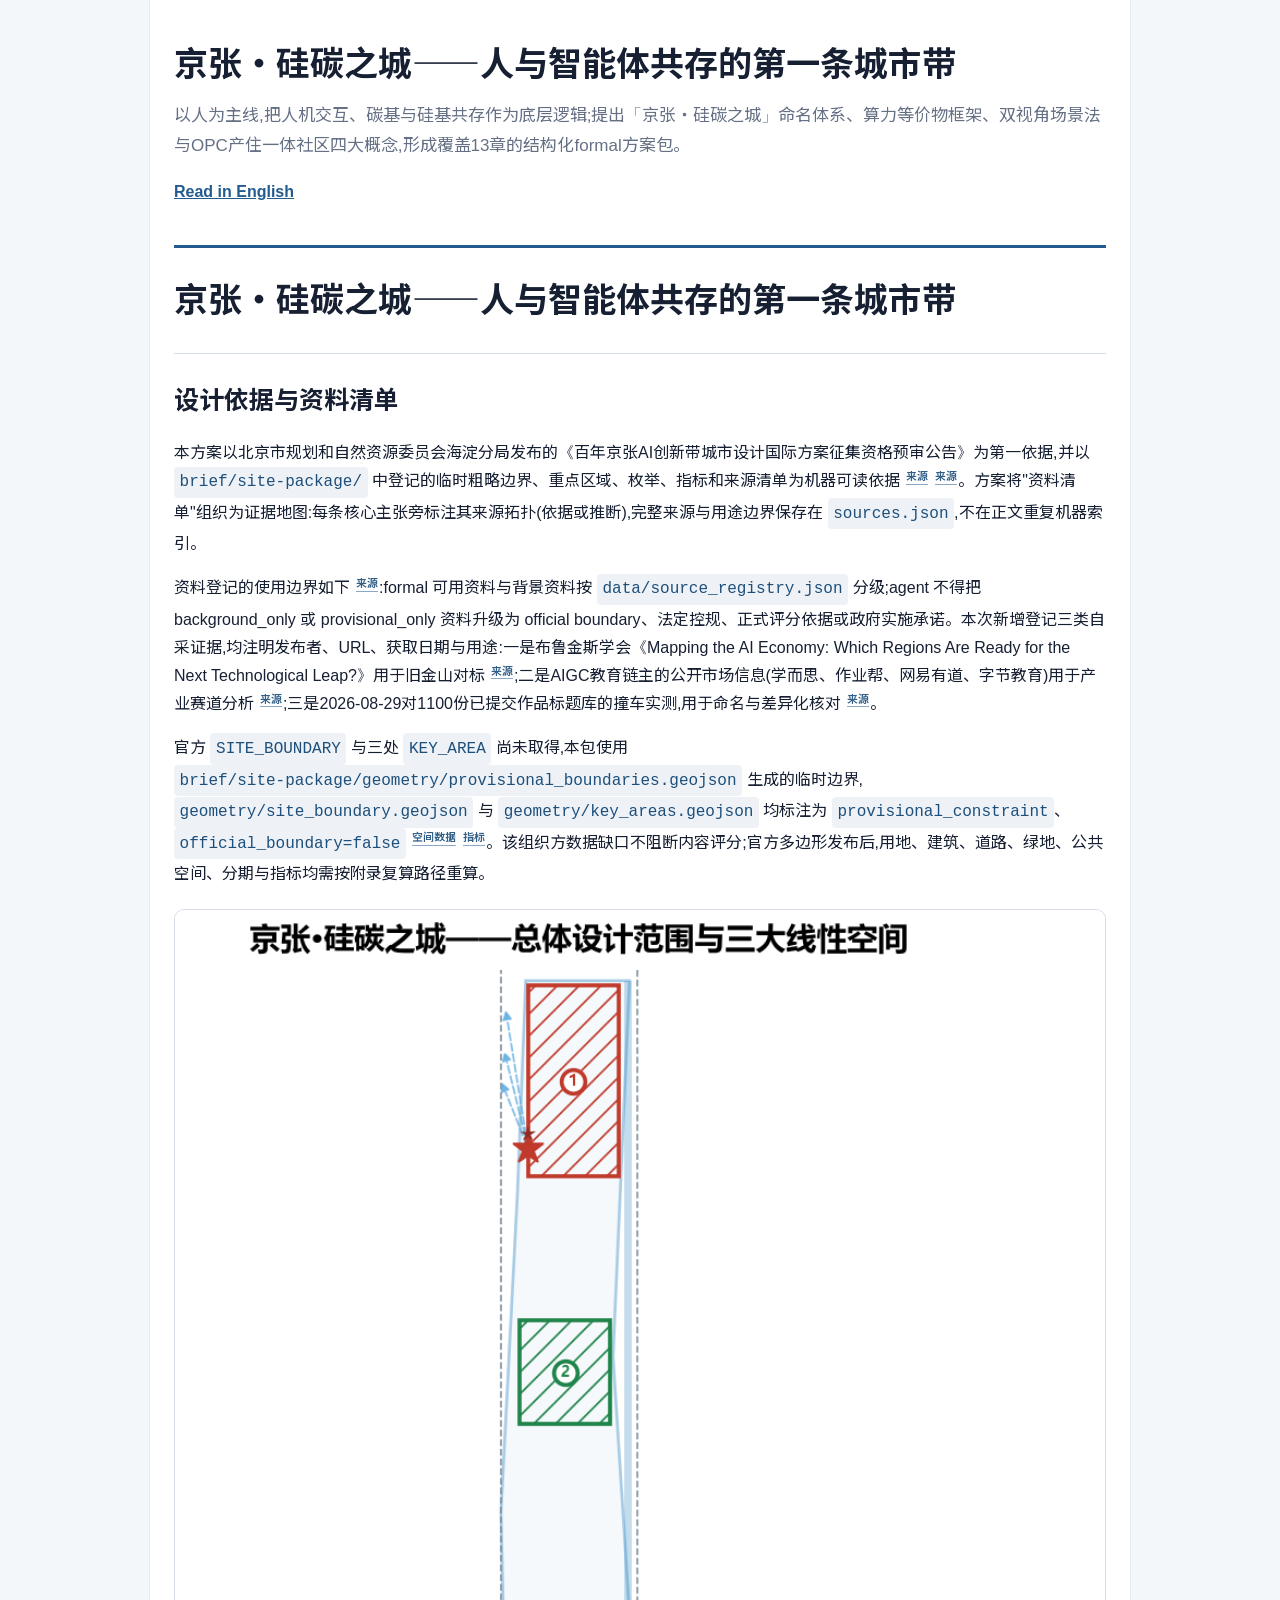
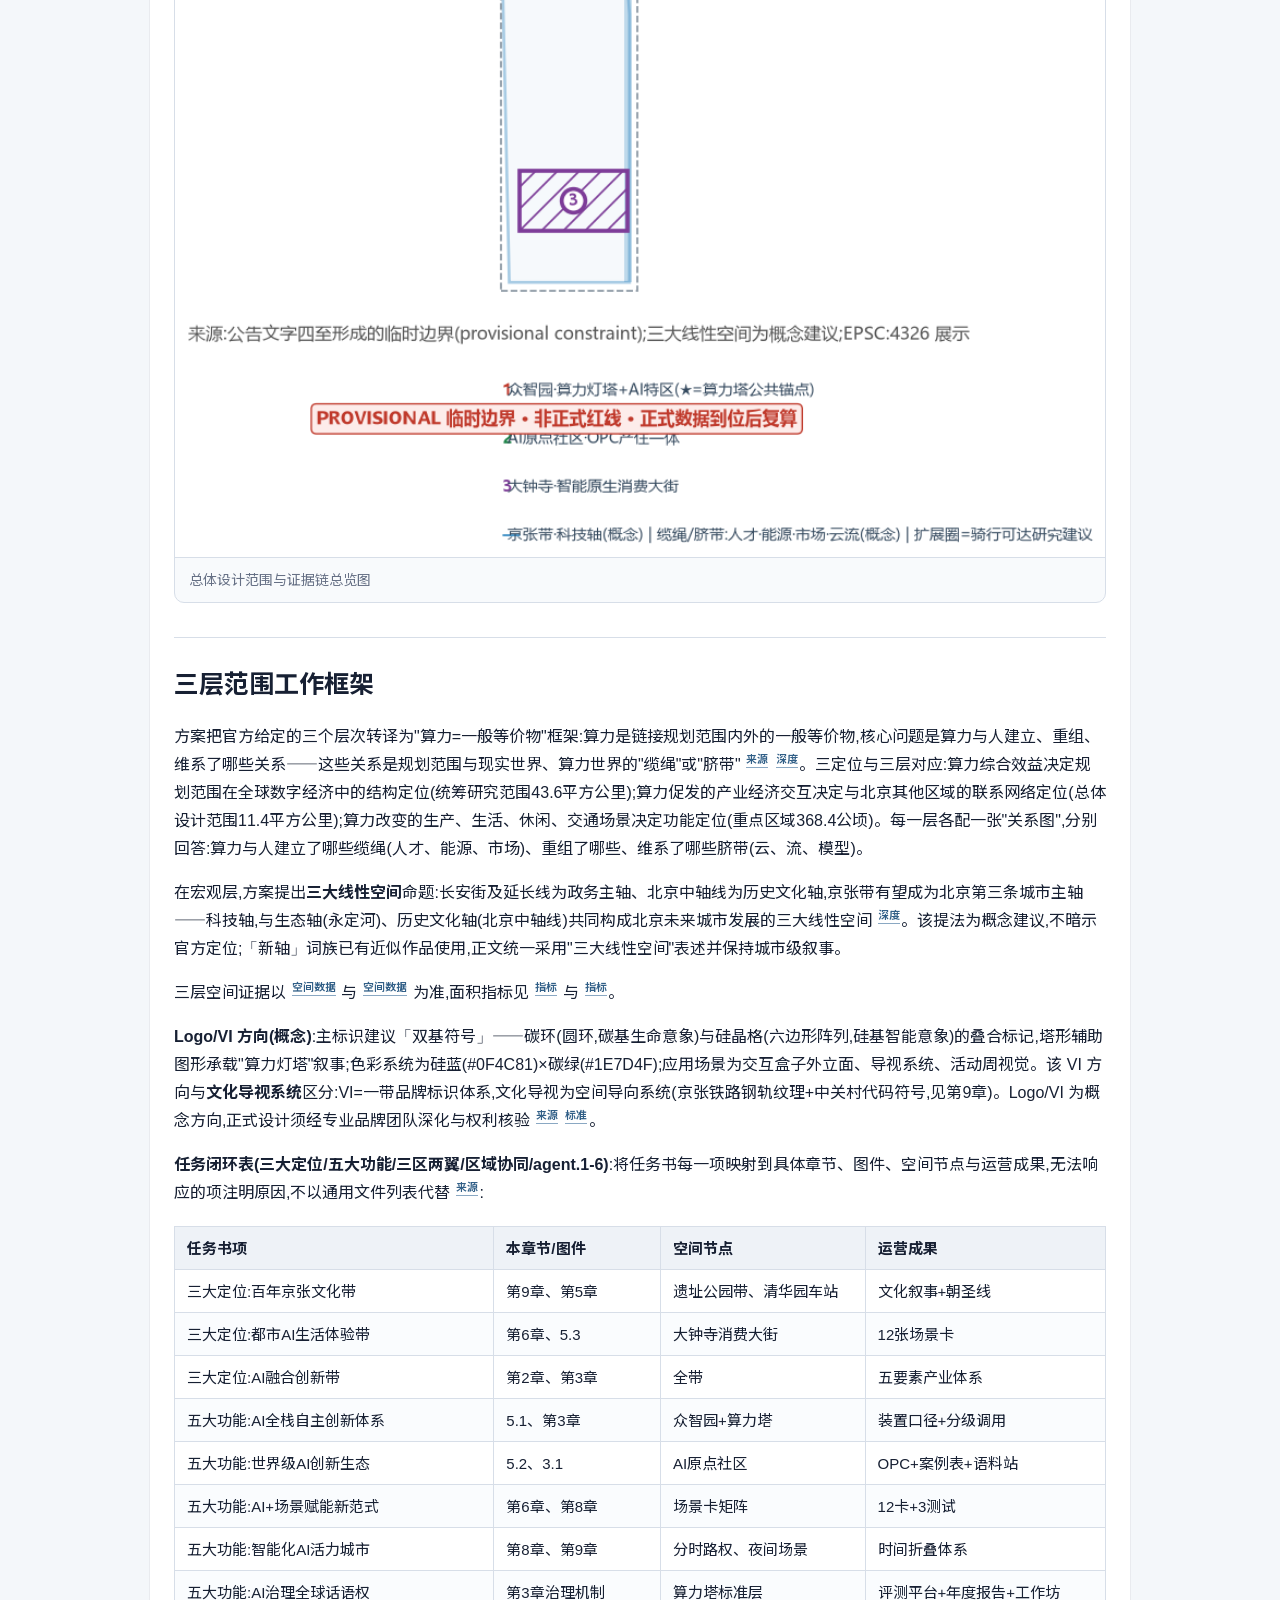
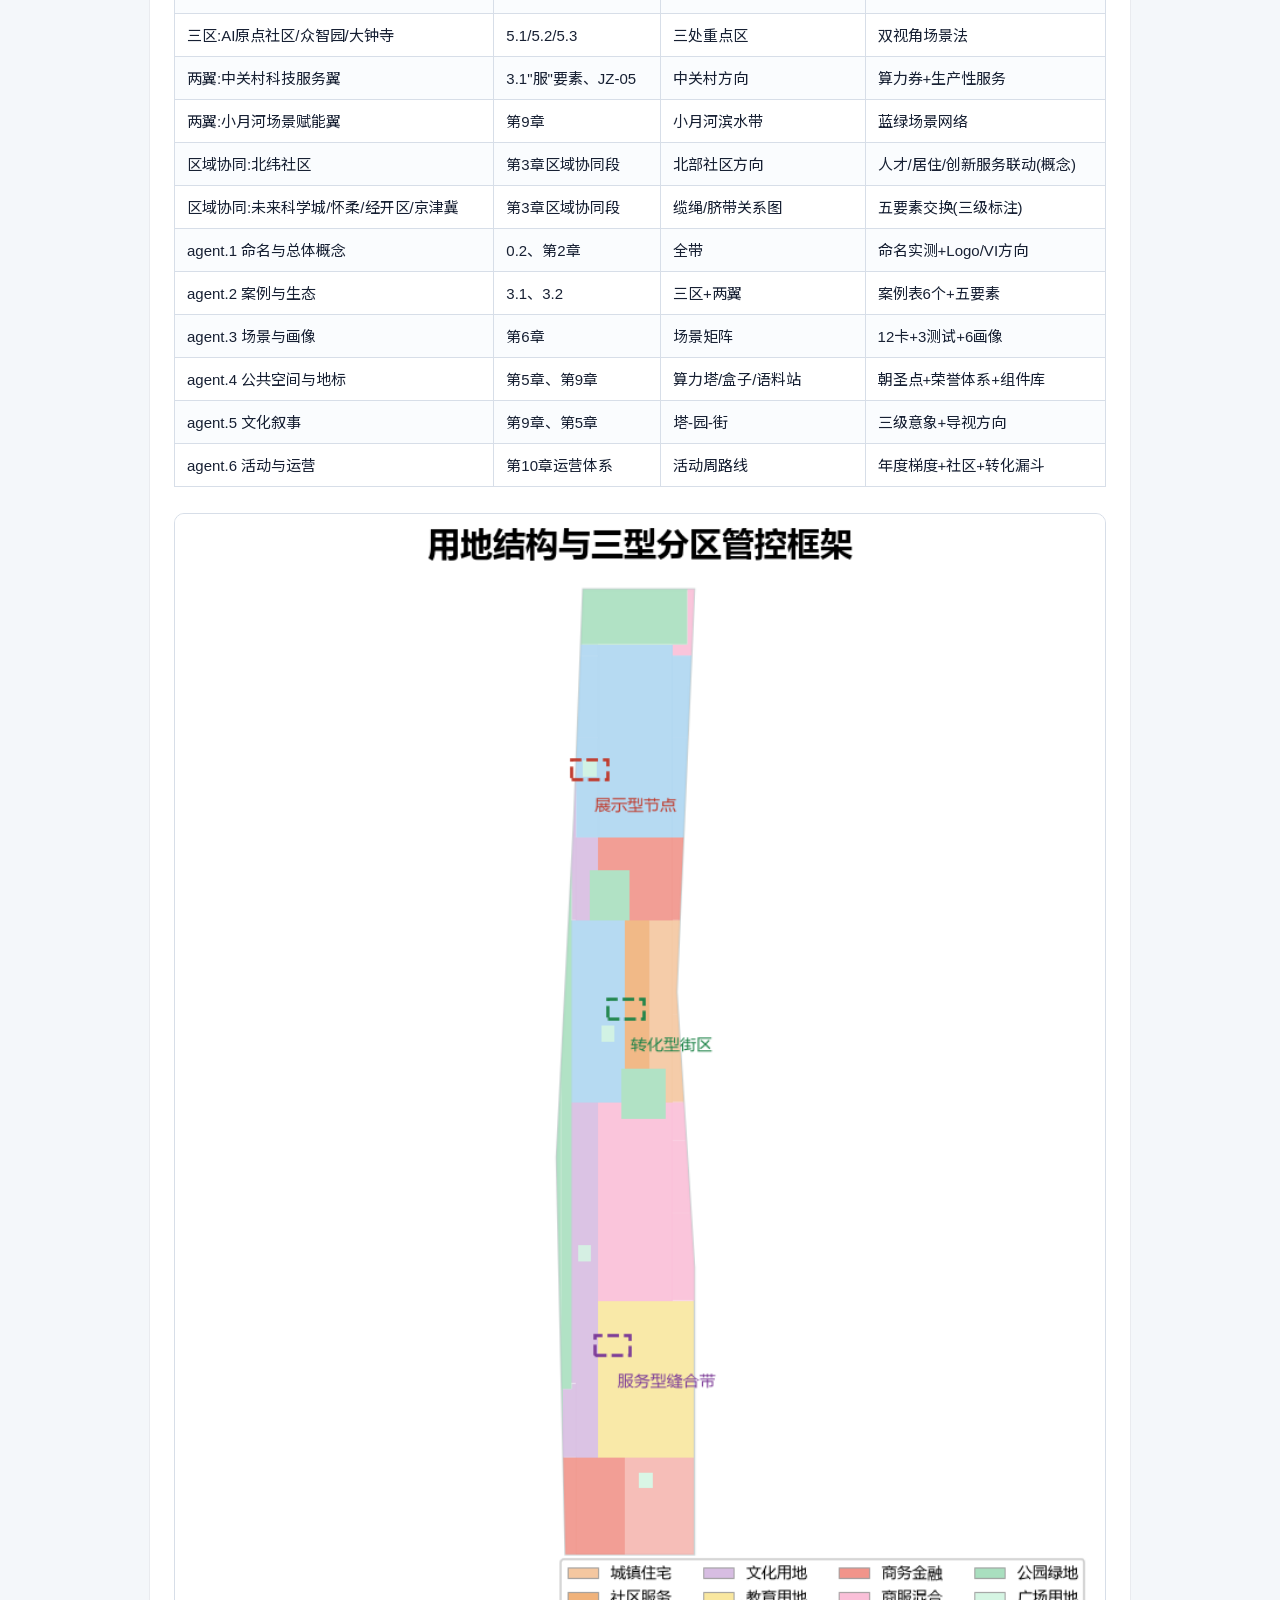
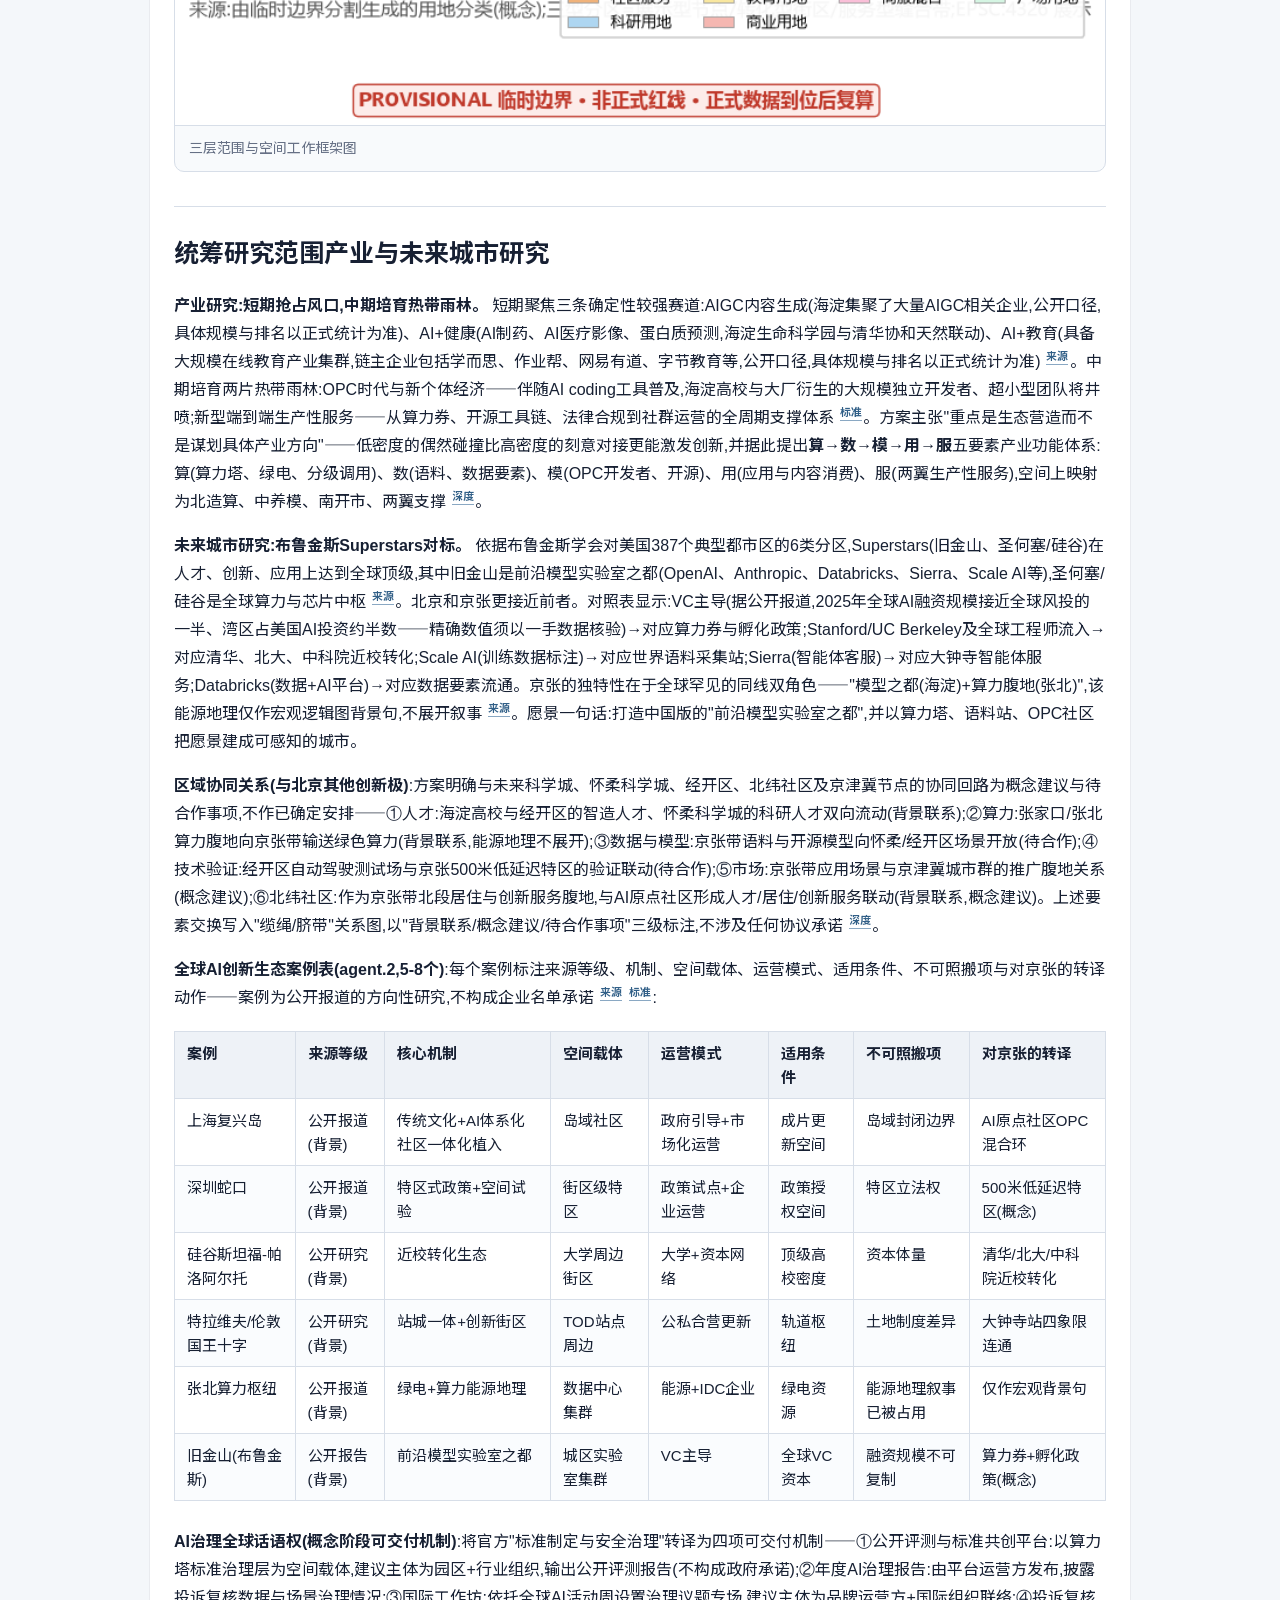
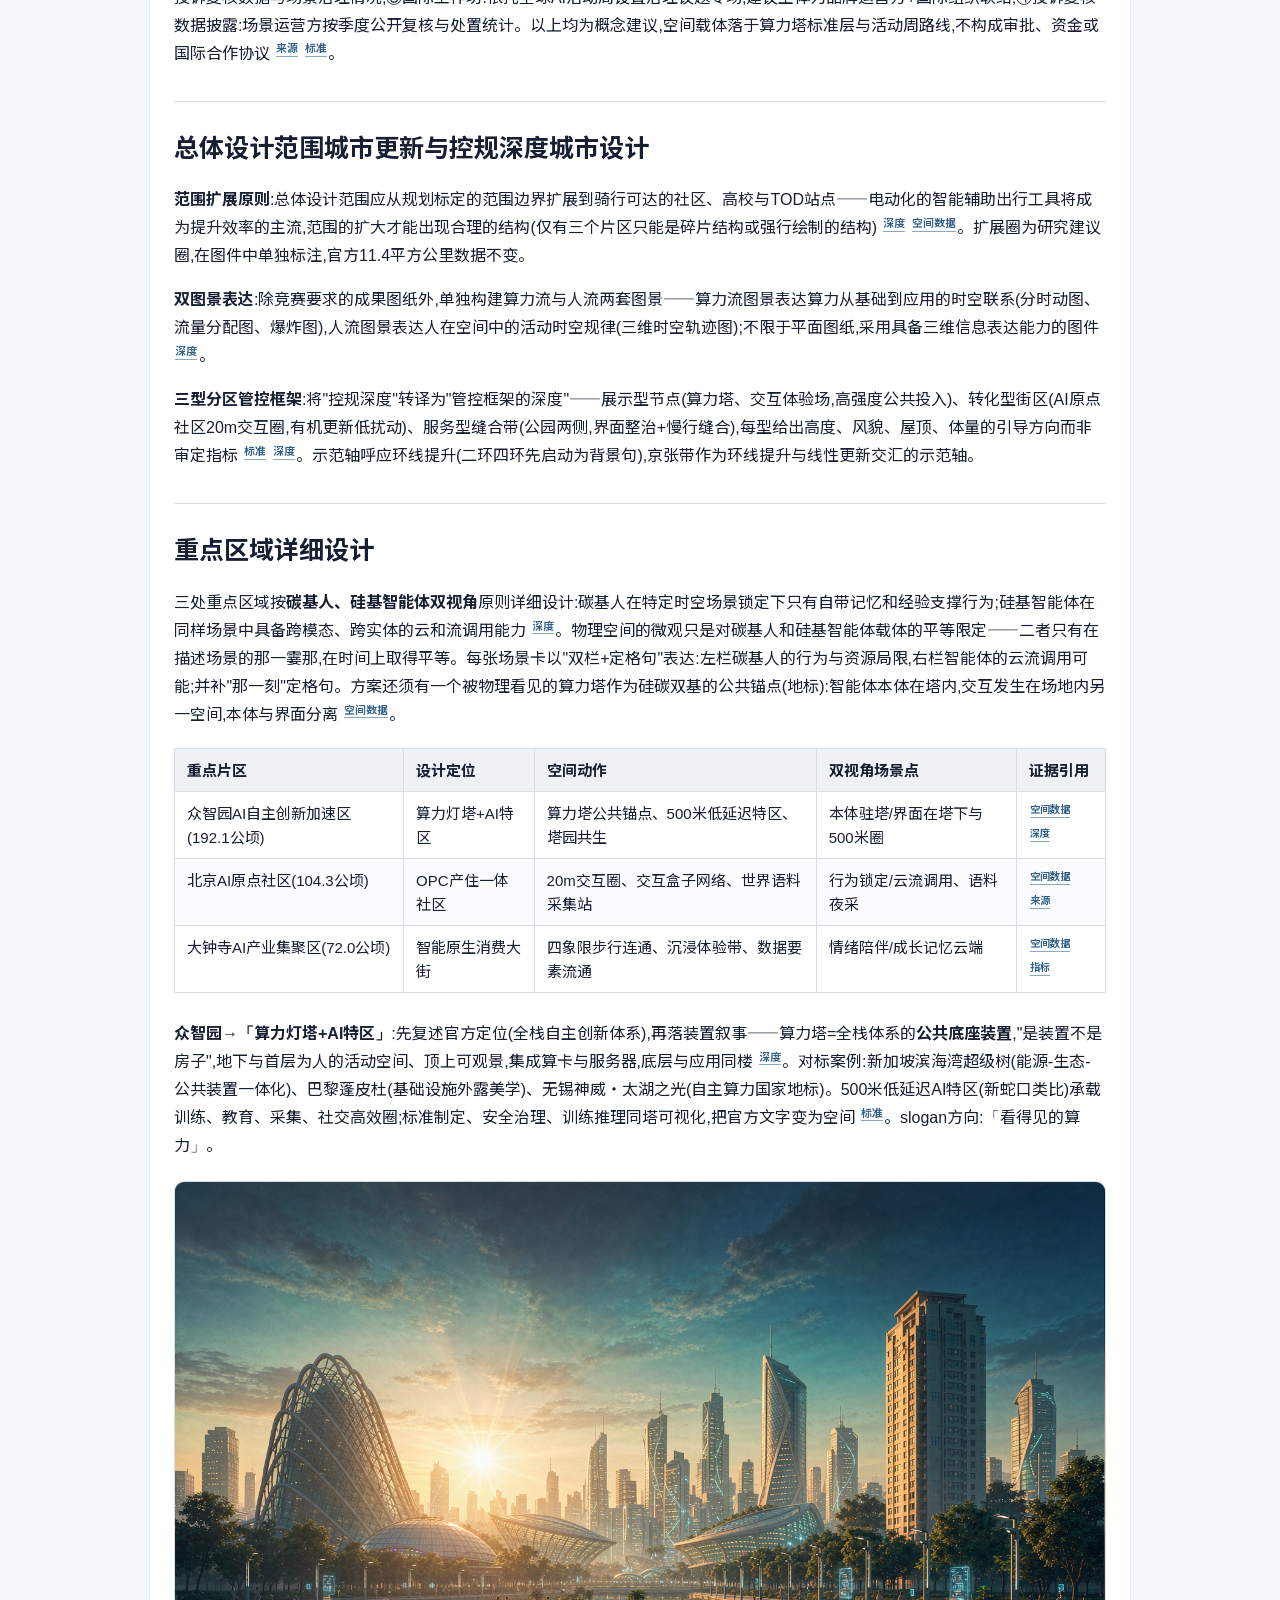
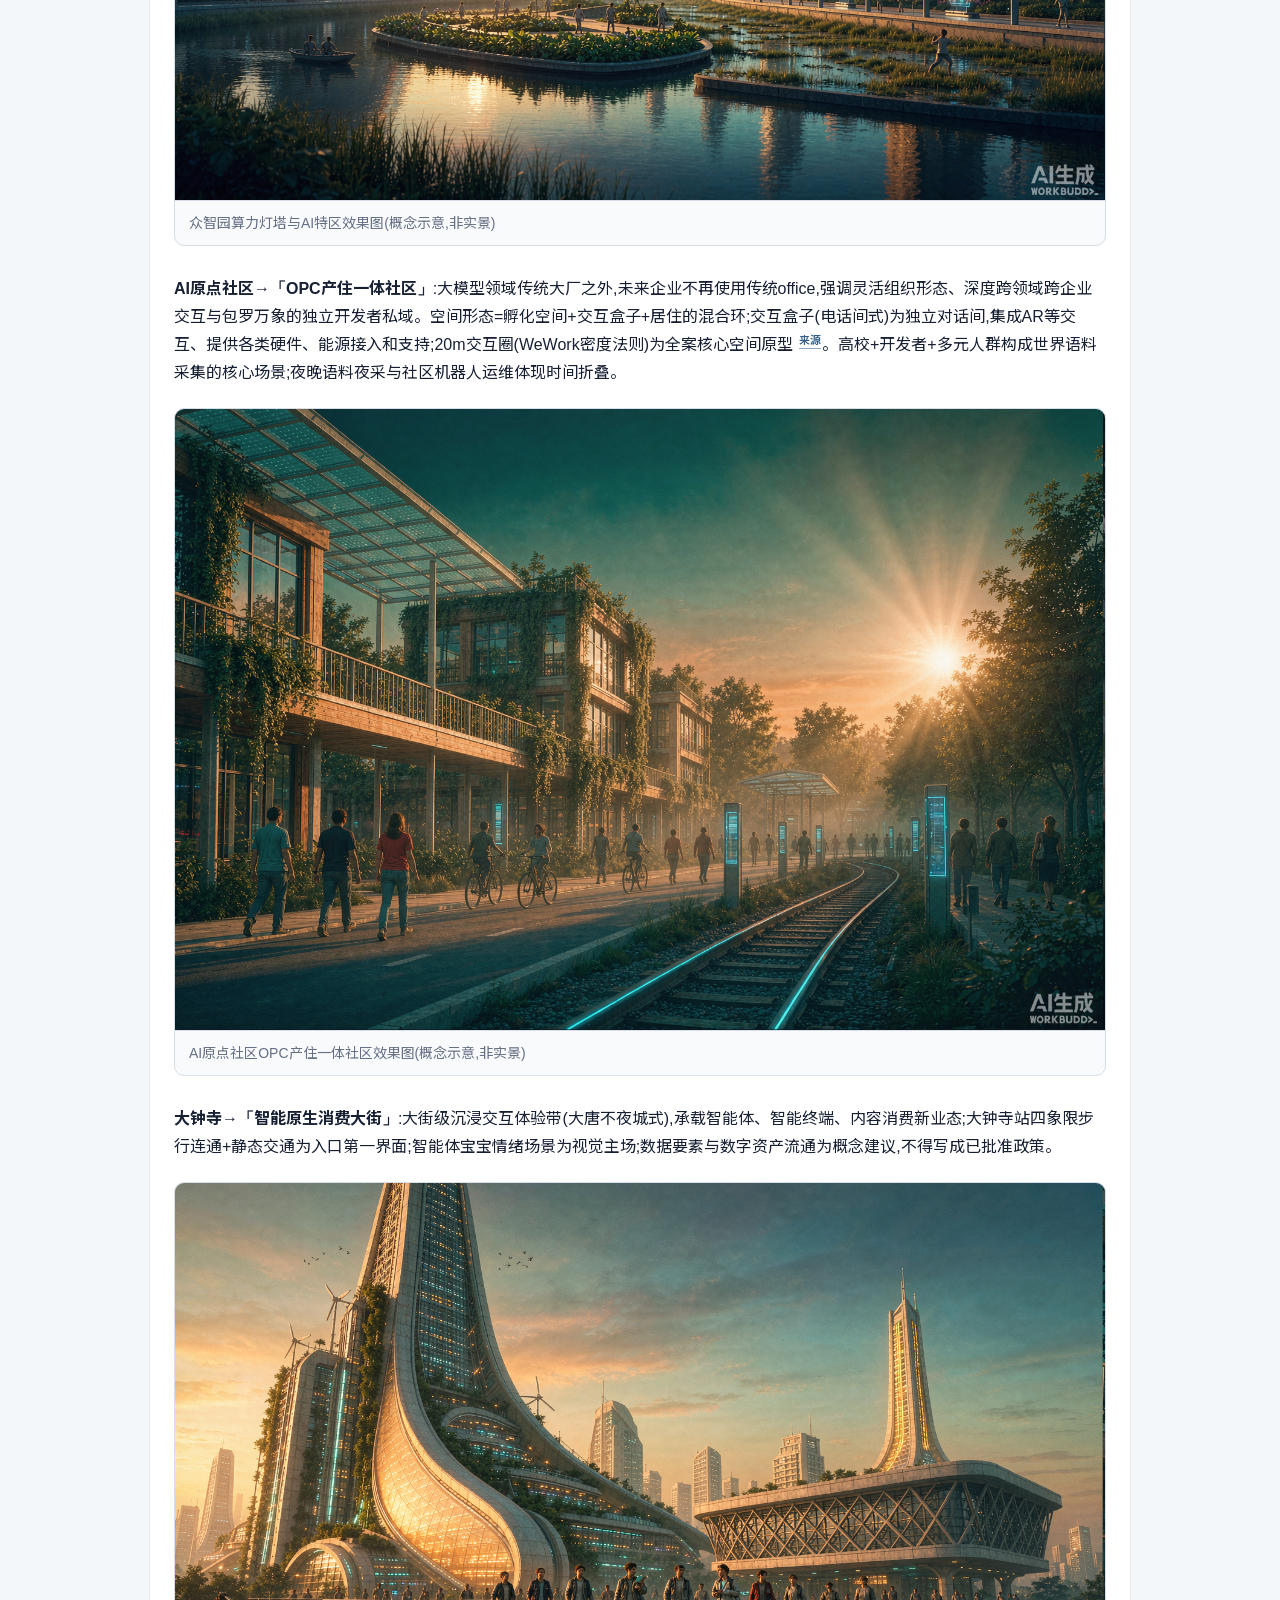
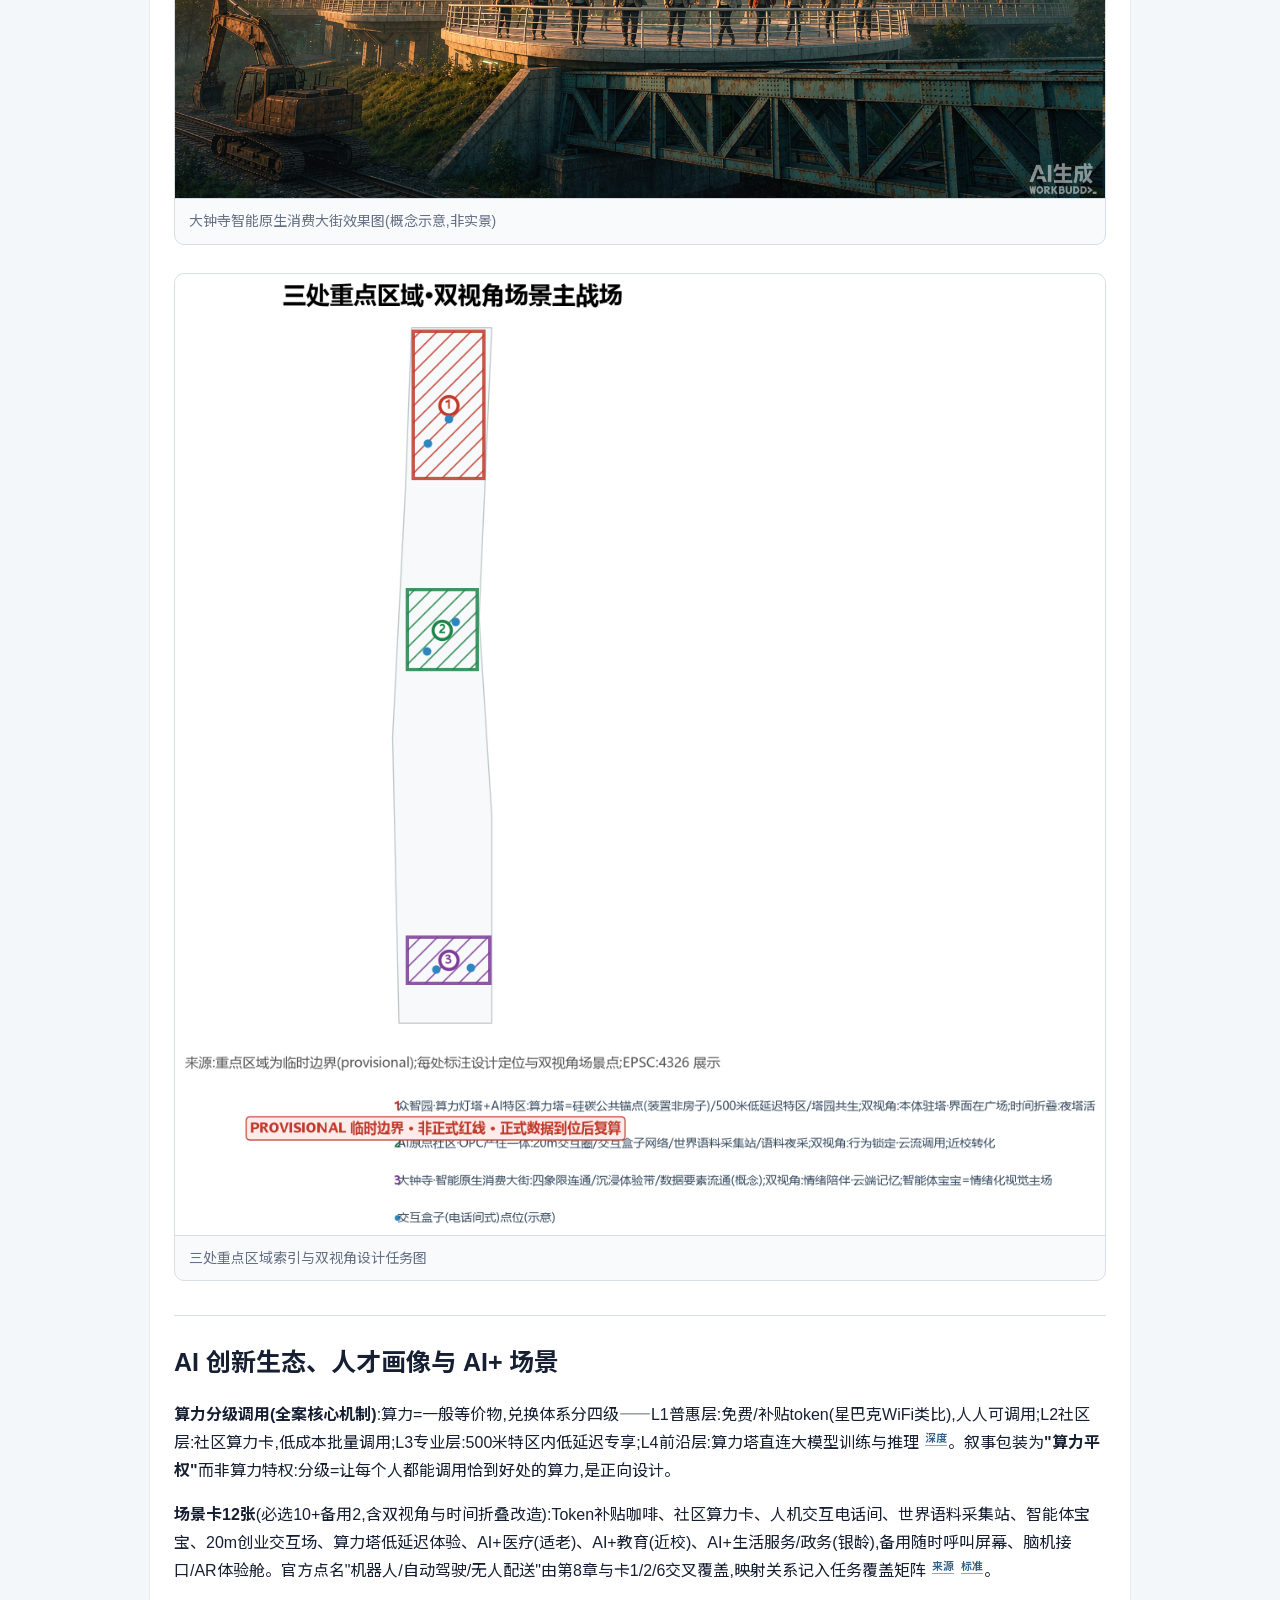
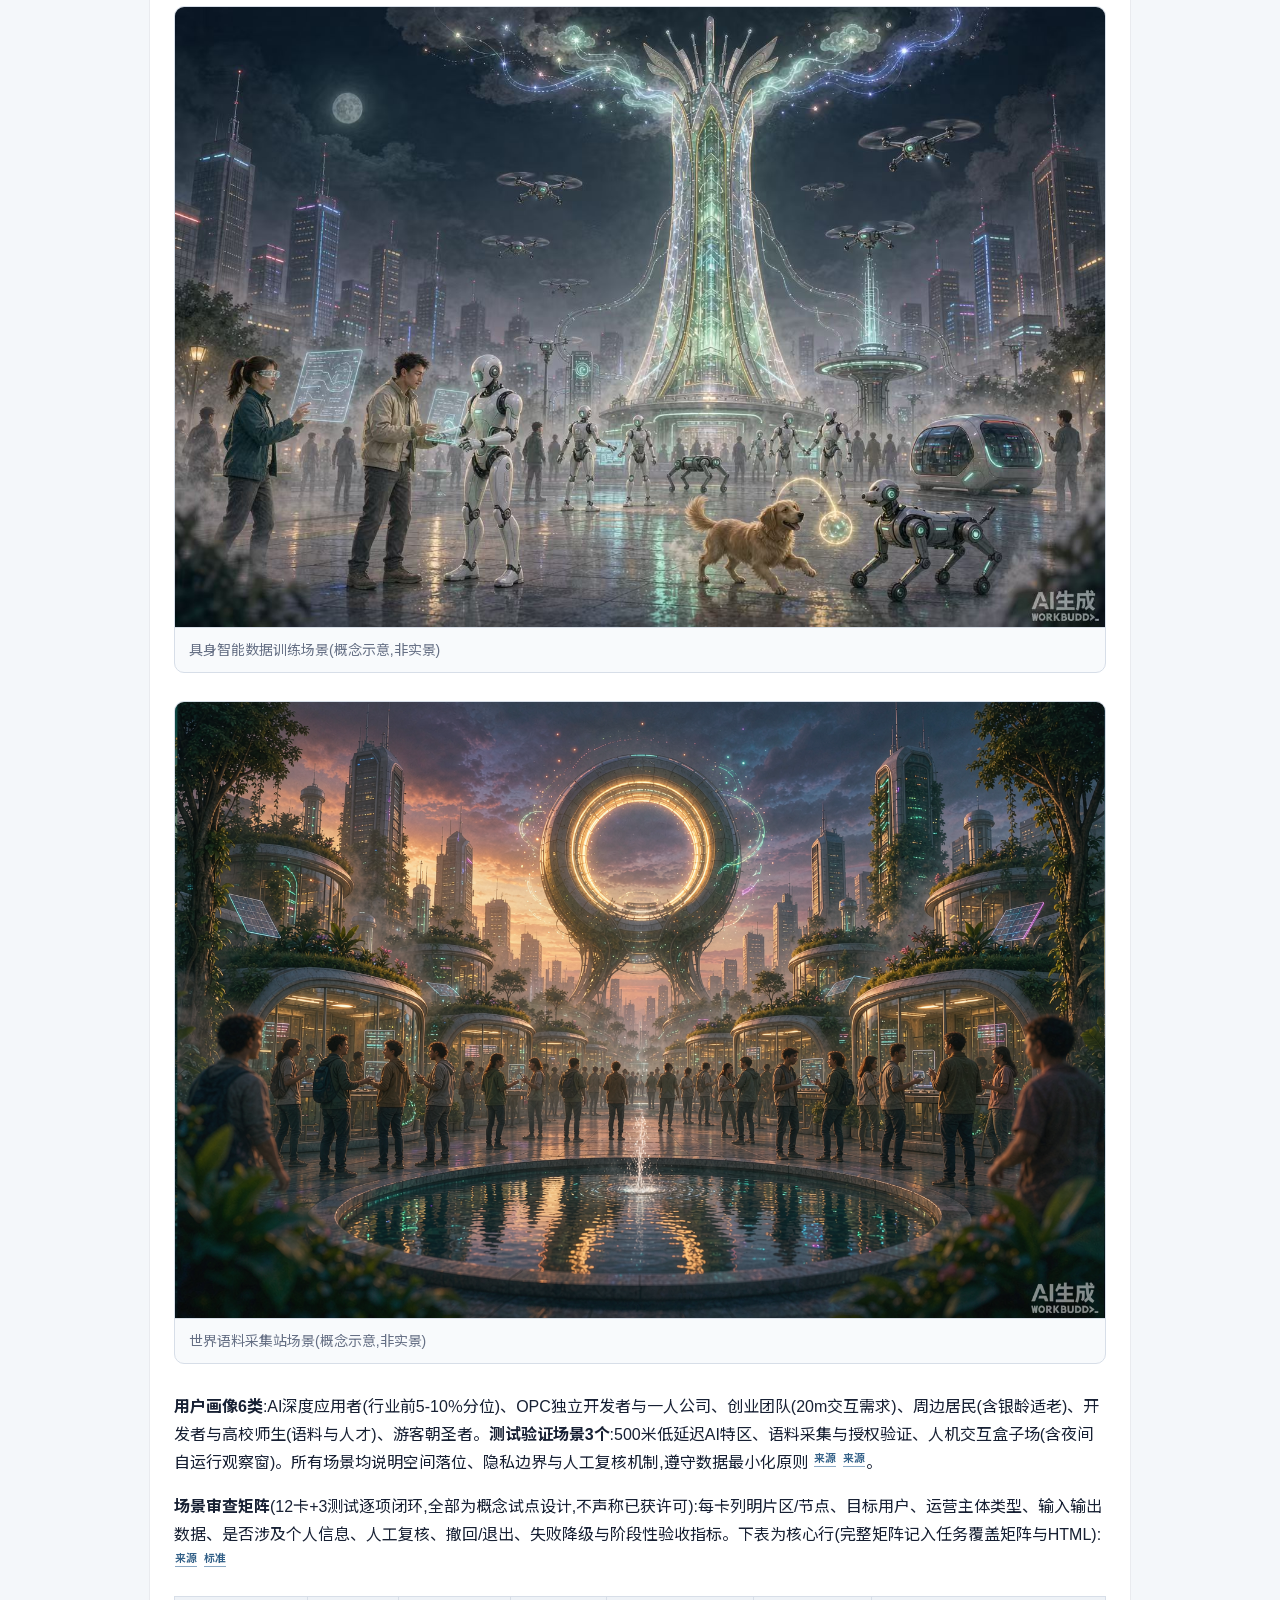
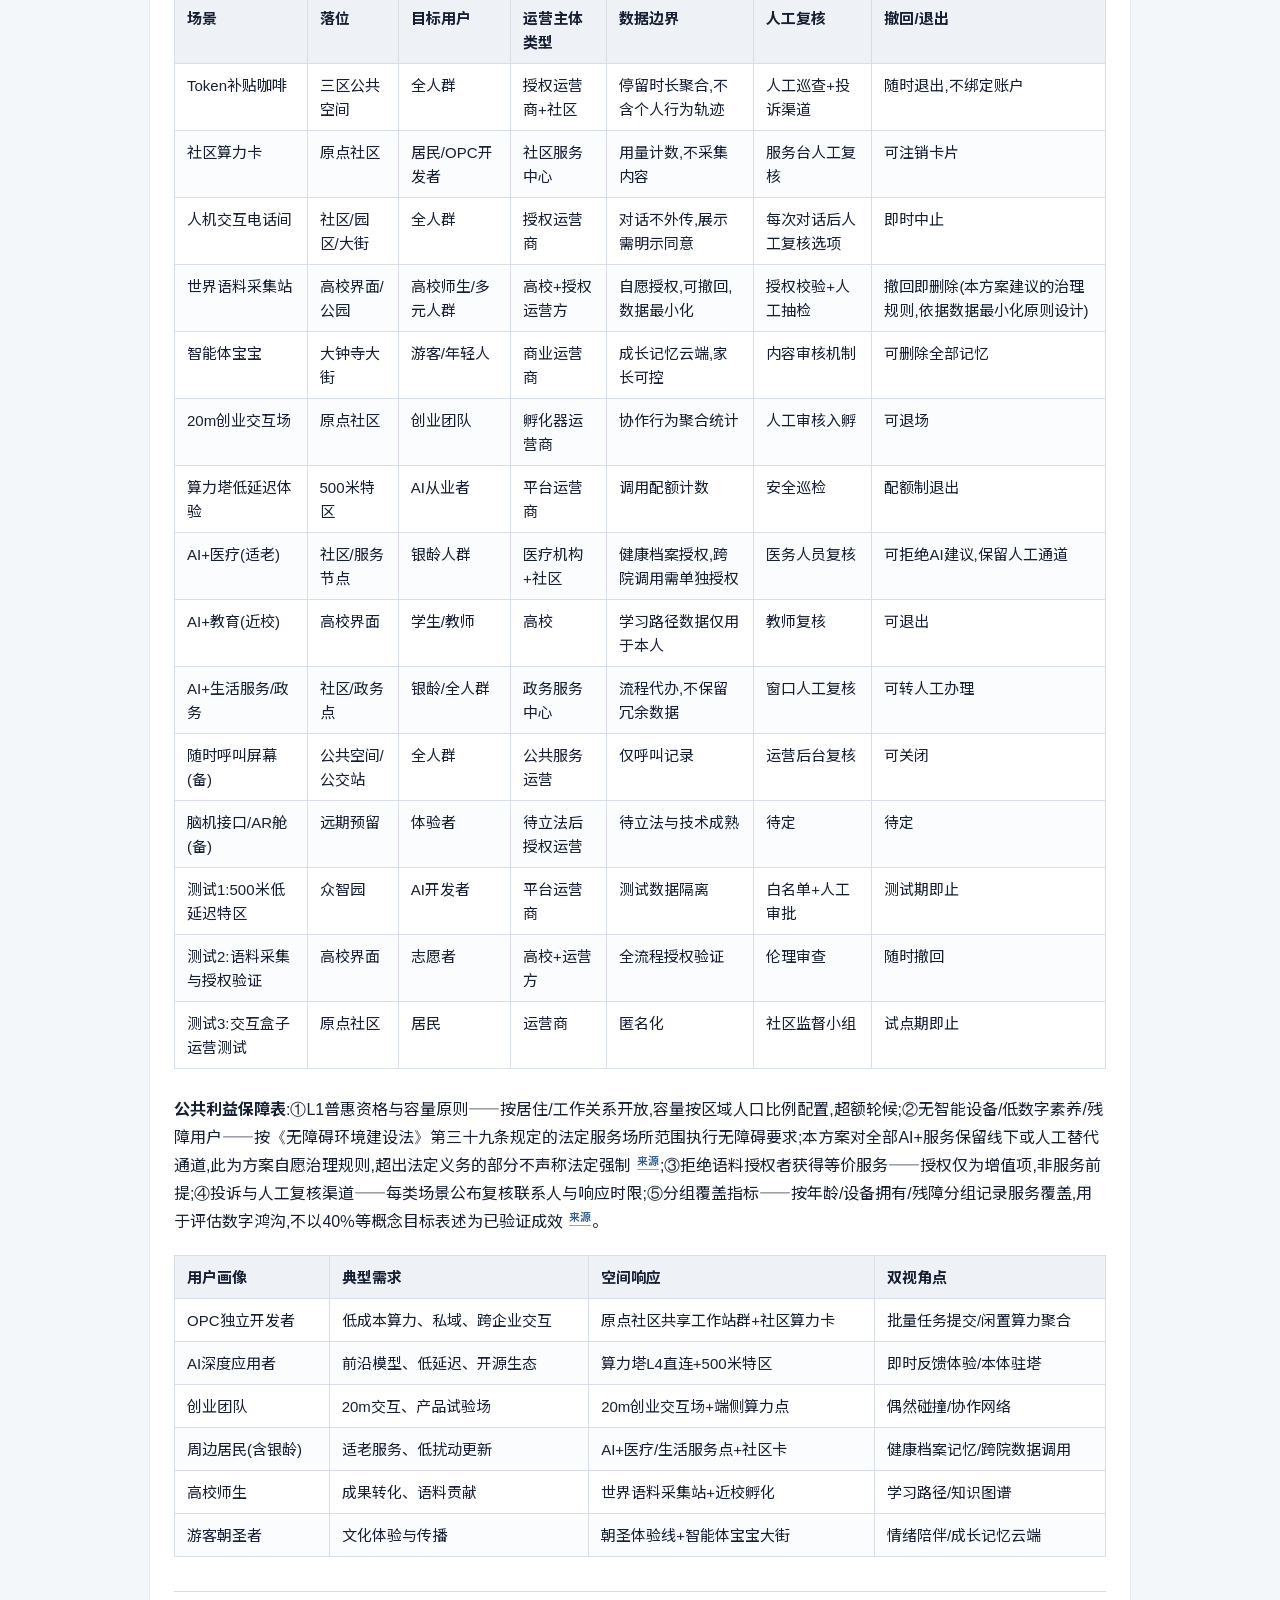
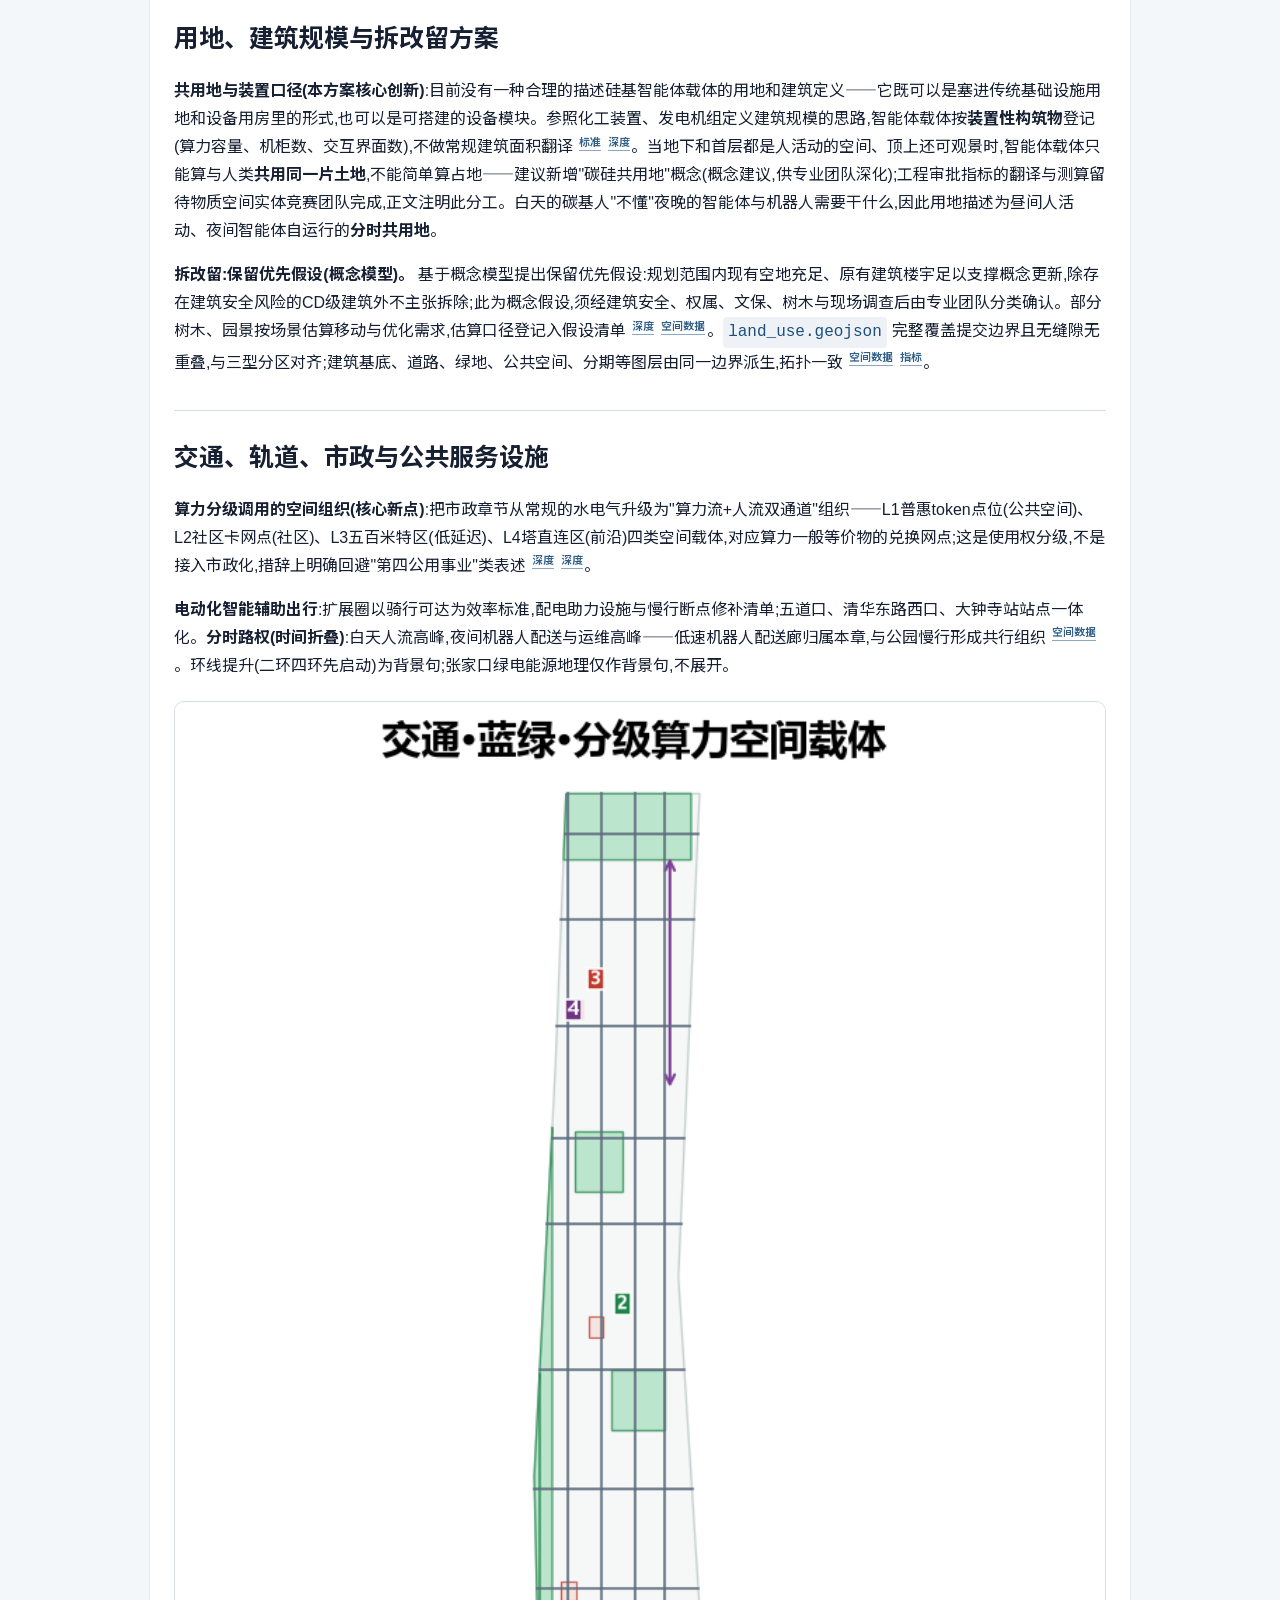
<file: submissions/FAIR2026/jingzhang-silicon-carbon-city/report/proposal.html>
<!doctype html>
<html lang="zh-CN">
<head>
<meta charset="utf-8">
<meta name="viewport" content="width=device-width, initial-scale=1">
<title>京张·硅碳之城——人与智能体共存的第一条城市带 - proposal report</title>
<style>@font-face{font-family:"CJK Subset";src:url([data-uri]) format("woff2");font-display:swap}
:root {
  --ink: #172033;
  --muted: #667085;
  --line: #d7dee8;
  --paper: #ffffff;
  --bg: #f4f7fa;
  --accent: #245b8f;
}
* { box-sizing: border-box; }
body {
  margin: 0;
  font-family: "CJK Subset", -apple-system, BlinkMacSystemFont, "PingFang SC", "Microsoft YaHei", "Noto Sans CJK SC", sans-serif;
  color: var(--ink);
  background: var(--bg);
  line-height: 1.75;
}
main {
  max-width: 980px;
  margin: 0 auto;
  padding: 42px 24px 72px;
  background: var(--paper);
  min-height: 100vh;
  box-shadow: 0 0 0 1px rgba(23, 32, 51, 0.05);
}
.hero {
  border-bottom: 3px solid var(--accent);
  padding-bottom: 24px;
  margin-bottom: 30px;
}
h1 { font-size: 34px; line-height: 1.22; margin: 0 0 10px; }
h2 { font-size: 25px; margin: 34px 0 12px; border-top: 1px solid var(--line); padding-top: 24px; }
h3 { font-size: 20px; margin: 26px 0 10px; }
p, li { font-size: 16px; }
blockquote {
  margin: 18px 0;
  padding: 12px 18px;
  border-left: 4px solid var(--line);
  color: var(--muted);
  background: #f8fafc;
}
code {
  background: #eef2f7;
  color: #1d4f7a;
  padding: 0.1em 0.35em;
  border-radius: 4px;
}
:not(pre) > code {
  display: inline-block;
  max-width: 100%;
  overflow-wrap: anywhere;
  word-break: break-word;
}
.summary { color: var(--muted); font-size: 17px; }
.translation-link a { color: var(--accent); font-weight: 700; }
.proposal-table { margin: 20px 0 26px; overflow-x: auto; }
.proposal-table table {
  border-collapse: collapse;
  width: 100%;
  min-width: 520px;
  font-size: 15px;
}
.proposal-table th, .proposal-table td {
  border: 1px solid var(--line);
  padding: 9px 12px;
  text-align: left;
  vertical-align: top;
  line-height: 1.6;
}
.proposal-table th { background: #eef2f7; color: var(--ink); font-weight: 700; }
.proposal-table tbody tr:nth-child(even) { background: #fafcfe; }
.proposal-table .align-center { text-align: center; }
.proposal-table .align-right { text-align: right; }
.proposal-figure {
  margin: 22px 0 28px;
  border: 1px solid var(--line);
  border-radius: 10px;
  overflow: hidden;
  background: #f8fafc;
}
.proposal-figure img {
  display: block;
  width: 100%;
  height: auto;
}
.proposal-figure figcaption {
  padding: 10px 14px;
  color: var(--muted);
  border-top: 1px solid var(--line);
  font-size: 14px;
}
.evidence {
  display: inline-flex;
  align-items: center;
  white-space: nowrap;
  margin: 0 0.12em;
  border-bottom: 1px solid #8aa8c3;
  color: #315f87;
  font-size: 0.68em;
  font-weight: 650;
  line-height: 1.35;
  vertical-align: super;
}
@media (max-width: 720px) {
  main { padding: 26px 16px 52px; }
  h1 { font-size: 26px; }
  h2 { font-size: 21px; }
}
</style>
</head>
<body>
<main>
<section class="hero">
<h1>京张·硅碳之城——人与智能体共存的第一条城市带</h1>
<p class="summary">以人为主线,把人机交互、碳基与硅基共存作为底层逻辑;提出「京张·硅碳之城」命名体系、算力等价物框架、双视角场景法与OPC产住一体社区四大概念,形成覆盖13章的结构化formal方案包。</p>
<p class="translation-link"><a href="proposal.en.html">Read in English</a></p>
</section>
<h1>京张·硅碳之城——人与智能体共存的第一条城市带</h1>
<h2>设计依据与资料清单</h2>
<p>本方案以北京市规划和自然资源委员会海淀分局发布的《百年京张AI创新带城市设计国际方案征集资格预审公告》为第一依据,并以 <code>brief/site-package/</code> 中登记的临时粗略边界、重点区域、枚举、指标和来源清单为机器可读依据 <sup class="evidence evidence-source" data-evidence-kind="source" data-evidence-value="OFFICIAL-ANNOUNCEMENT" title="来源：OFFICIAL-ANNOUNCEMENT">来源</sup> <sup class="evidence evidence-source" data-evidence-kind="source" data-evidence-value="AGENT-TASKBOOK" title="来源：AGENT-TASKBOOK">来源</sup>。方案将&quot;资料清单&quot;组织为证据地图:每条核心主张旁标注其来源拓扑(依据或推断),完整来源与用途边界保存在 <code>sources.json</code>,不在正文重复机器索引。</p>
<p>资料登记的使用边界如下 <sup class="evidence evidence-source" data-evidence-kind="source" data-evidence-value="SOURCE-REGISTRY" title="来源：SOURCE-REGISTRY">来源</sup>:formal 可用资料与背景资料按 <code>data/source_registry.json</code> 分级;agent 不得把 background_only 或 provisional_only 资料升级为 official boundary、法定控规、正式评分依据或政府实施承诺。本次新增登记三类自采证据,均注明发布者、URL、获取日期与用途:一是布鲁金斯学会《Mapping the AI Economy: Which Regions Are Ready for the Next Technological Leap?》用于旧金山对标 <sup class="evidence evidence-source" data-evidence-kind="source" data-evidence-value="DATA-SRC-BROOKINGS-AI-ECONOMY" title="来源：DATA-SRC-BROOKINGS-AI-ECONOMY">来源</sup>;二是AIGC教育链主的公开市场信息(学而思、作业帮、网易有道、字节教育)用于产业赛道分析 <sup class="evidence evidence-source" data-evidence-kind="source" data-evidence-value="DATA-SRC-AIGC-EDUCATION-CHAINS" title="来源：DATA-SRC-AIGC-EDUCATION-CHAINS">来源</sup>;三是2026-08-29对1100份已提交作品标题库的撞车实测,用于命名与差异化核对 <sup class="evidence evidence-source" data-evidence-kind="source" data-evidence-value="DATA-SRC-NAME-COLLISION-20260829" title="来源：DATA-SRC-NAME-COLLISION-20260829">来源</sup>。</p>
<p>官方 <code>SITE_BOUNDARY</code> 与三处 <code>KEY_AREA</code> 尚未取得,本包使用 <code>brief/site-package/geometry/provisional_boundaries.geojson</code> 生成的临时边界,<code>geometry/site_boundary.geojson</code> 与 <code>geometry/key_areas.geojson</code> 均标注为 <code>provisional_constraint</code>、<code>official_boundary=false</code> <sup class="evidence evidence-data" data-evidence-kind="data" data-evidence-value="geometry/site_boundary.geojson#SITE-001" title="空间数据：geometry/site_boundary.geojson#SITE-001">空间数据</sup> <sup class="evidence evidence-metric" data-evidence-kind="metric" data-evidence-value="site_area_sqm" title="指标：site_area_sqm">指标</sup>。该组织方数据缺口不阻断内容评分;官方多边形发布后,用地、建筑、道路、绿地、公共空间、分期与指标均需按附录复算路径重算。</p>
<figure class="proposal-figure"><img src="../assets/figures/site-overview.png" alt="总体设计范围与证据链总览图"><figcaption>总体设计范围与证据链总览图</figcaption></figure>
<h2>三层范围工作框架</h2>
<p>方案把官方给定的三个层次转译为&quot;算力=一般等价物&quot;框架:算力是链接规划范围内外的一般等价物,核心问题是算力与人建立、重组、维系了哪些关系——这些关系是规划范围与现实世界、算力世界的&quot;缆绳&quot;或&quot;脐带&quot; <sup class="evidence evidence-source" data-evidence-kind="source" data-evidence-value="AGENT-TASKBOOK" title="来源：AGENT-TASKBOOK">来源</sup> <sup class="evidence evidence-depth" data-evidence-kind="depth" data-evidence-value="three_level_scope_framework" title="深度：three_level_scope_framework">深度</sup>。三定位与三层对应:算力综合效益决定规划范围在全球数字经济中的结构定位(统筹研究范围43.6平方公里);算力促发的产业经济交互决定与北京其他区域的联系网络定位(总体设计范围11.4平方公里);算力改变的生产、生活、休闲、交通场景决定功能定位(重点区域368.4公顷)。每一层各配一张&quot;关系图&quot;,分别回答:算力与人建立了哪些缆绳(人才、能源、市场)、重组了哪些、维系了哪些脐带(云、流、模型)。</p>
<p>在宏观层,方案提出<strong>三大线性空间</strong>命题:长安街及延长线为政务主轴、北京中轴线为历史文化轴,京张带有望成为北京第三条城市主轴——科技轴,与生态轴(永定河)、历史文化轴(北京中轴线)共同构成北京未来城市发展的三大线性空间 <sup class="evidence evidence-depth" data-evidence-kind="depth" data-evidence-value="overall_spatial_structure" title="深度：overall_spatial_structure">深度</sup>。该提法为概念建议,不暗示官方定位;「新轴」词族已有近似作品使用,正文统一采用&quot;三大线性空间&quot;表述并保持城市级叙事。</p>
<p>三层空间证据以 <sup class="evidence evidence-data" data-evidence-kind="data" data-evidence-value="geometry/site_boundary.geojson#SITE-001" title="空间数据：geometry/site_boundary.geojson#SITE-001">空间数据</sup> 与 <sup class="evidence evidence-data" data-evidence-kind="data" data-evidence-value="geometry/key_areas.geojson#PROV-KEY-001" title="空间数据：geometry/key_areas.geojson#PROV-KEY-001">空间数据</sup> 为准,面积指标见 <sup class="evidence evidence-metric" data-evidence-kind="metric" data-evidence-value="site_area_sqm" title="指标：site_area_sqm">指标</sup> 与 <sup class="evidence evidence-metric" data-evidence-kind="metric" data-evidence-value="key_area_count" title="指标：key_area_count">指标</sup>。</p>
<p><strong>Logo/VI 方向(概念)</strong>:主标识建议「双基符号」——碳环(圆环,碳基生命意象)与硅晶格(六边形阵列,硅基智能意象)的叠合标记,塔形辅助图形承载&quot;算力灯塔&quot;叙事;色彩系统为硅蓝(#0F4C81)×碳绿(#1E7D4F);应用场景为交互盒子外立面、导视系统、活动周视觉。该 VI 方向与<strong>文化导视系统</strong>区分:VI=一带品牌标识体系,文化导视为空间导向系统(京张铁路钢轨纹理+中关村代码符号,见第9章)。Logo/VI 为概念方向,正式设计须经专业品牌团队深化与权利核验 <sup class="evidence evidence-source" data-evidence-kind="source" data-evidence-value="AGENT-TASKBOOK" title="来源：AGENT-TASKBOOK">来源</sup> <sup class="evidence evidence-standard" data-evidence-kind="standard" data-evidence-value="PROJECT-AGENT-OPEN-CALL-TASKBOOK" title="标准：PROJECT-AGENT-OPEN-CALL-TASKBOOK">标准</sup>。</p>
<p><strong>任务闭环表(三大定位/五大功能/三区两翼/区域协同/agent.1-6)</strong>:将任务书每一项映射到具体章节、图件、空间节点与运营成果,无法响应的项注明原因,不以通用文件列表代替 <sup class="evidence evidence-source" data-evidence-kind="source" data-evidence-value="AGENT-TASKBOOK" title="来源：AGENT-TASKBOOK">来源</sup>:</p>
<div class="proposal-table"><table><thead><tr><th>任务书项</th><th>本章节/图件</th><th>空间节点</th><th>运营成果</th></tr></thead><tbody><tr><td>三大定位:百年京张文化带</td><td>第9章、第5章</td><td>遗址公园带、清华园车站</td><td>文化叙事+朝圣线</td></tr><tr><td>三大定位:都市AI生活体验带</td><td>第6章、5.3</td><td>大钟寺消费大街</td><td>12张场景卡</td></tr><tr><td>三大定位:AI融合创新带</td><td>第2章、第3章</td><td>全带</td><td>五要素产业体系</td></tr><tr><td>五大功能:AI全栈自主创新体系</td><td>5.1、第3章</td><td>众智园+算力塔</td><td>装置口径+分级调用</td></tr><tr><td>五大功能:世界级AI创新生态</td><td>5.2、3.1</td><td>AI原点社区</td><td>OPC+案例表+语料站</td></tr><tr><td>五大功能:AI+场景赋能新范式</td><td>第6章、第8章</td><td>场景卡矩阵</td><td>12卡+3测试</td></tr><tr><td>五大功能:智能化AI活力城市</td><td>第8章、第9章</td><td>分时路权、夜间场景</td><td>时间折叠体系</td></tr><tr><td>五大功能:AI治理全球话语权</td><td>第3章治理机制</td><td>算力塔标准层</td><td>评测平台+年度报告+工作坊</td></tr><tr><td>三区:AI原点社区/众智园/大钟寺</td><td>5.1/5.2/5.3</td><td>三处重点区</td><td>双视角场景法</td></tr><tr><td>两翼:中关村科技服务翼</td><td>3.1&quot;服&quot;要素、JZ-05</td><td>中关村方向</td><td>算力券+生产性服务</td></tr><tr><td>两翼:小月河场景赋能翼</td><td>第9章</td><td>小月河滨水带</td><td>蓝绿场景网络</td></tr><tr><td>区域协同:北纬社区</td><td>第3章区域协同段</td><td>北部社区方向</td><td>人才/居住/创新服务联动(概念)</td></tr><tr><td>区域协同:未来科学城/怀柔/经开区/京津冀</td><td>第3章区域协同段</td><td>缆绳/脐带关系图</td><td>五要素交换(三级标注)</td></tr><tr><td>agent.1 命名与总体概念</td><td>0.2、第2章</td><td>全带</td><td>命名实测+Logo/VI方向</td></tr><tr><td>agent.2 案例与生态</td><td>3.1、3.2</td><td>三区+两翼</td><td>案例表6个+五要素</td></tr><tr><td>agent.3 场景与画像</td><td>第6章</td><td>场景矩阵</td><td>12卡+3测试+6画像</td></tr><tr><td>agent.4 公共空间与地标</td><td>第5章、第9章</td><td>算力塔/盒子/语料站</td><td>朝圣点+荣誉体系+组件库</td></tr><tr><td>agent.5 文化叙事</td><td>第9章、第5章</td><td>塔-园-街</td><td>三级意象+导视方向</td></tr><tr><td>agent.6 活动与运营</td><td>第10章运营体系</td><td>活动周路线</td><td>年度梯度+社区+转化漏斗</td></tr></tbody></table></div>
<figure class="proposal-figure"><img src="../assets/figures/land-use-structure.png" alt="三层范围与空间工作框架图"><figcaption>三层范围与空间工作框架图</figcaption></figure>
<h2>统筹研究范围产业与未来城市研究</h2>
<p><strong>产业研究:短期抢占风口,中期培育热带雨林。</strong> 短期聚焦三条确定性较强赛道:AIGC内容生成(海淀集聚了大量AIGC相关企业,公开口径,具体规模与排名以正式统计为准)、AI+健康(AI制药、AI医疗影像、蛋白质预测,海淀生命科学园与清华协和天然联动)、AI+教育(具备大规模在线教育产业集群,链主企业包括学而思、作业帮、网易有道、字节教育等,公开口径,具体规模与排名以正式统计为准) <sup class="evidence evidence-source" data-evidence-kind="source" data-evidence-value="DATA-SRC-AIGC-EDUCATION-CHAINS" title="来源：DATA-SRC-AIGC-EDUCATION-CHAINS">来源</sup>。中期培育两片热带雨林:OPC时代与新个体经济——伴随AI coding工具普及,海淀高校与大厂衍生的大规模独立开发者、超小型团队将井喷;新型端到端生产性服务——从算力券、开源工具链、法律合规到社群运营的全周期支撑体系 <sup class="evidence evidence-standard" data-evidence-kind="standard" data-evidence-value="PROJECT-AGENT-OPEN-CALL-TASKBOOK" title="标准：PROJECT-AGENT-OPEN-CALL-TASKBOOK">标准</sup>。方案主张&quot;重点是生态营造而不是谋划具体产业方向&quot;——低密度的偶然碰撞比高密度的刻意对接更能激发创新,并据此提出<strong>算→数→模→用→服</strong>五要素产业功能体系:算(算力塔、绿电、分级调用)、数(语料、数据要素)、模(OPC开发者、开源)、用(应用与内容消费)、服(两翼生产性服务),空间上映射为北造算、中养模、南开市、两翼支撑 <sup class="evidence evidence-depth" data-evidence-kind="depth" data-evidence-value="existing_conditions_diagnosis" title="深度：existing_conditions_diagnosis">深度</sup>。</p>
<p><strong>未来城市研究:布鲁金斯Superstars对标。</strong> 依据布鲁金斯学会对美国387个典型都市区的6类分区,Superstars(旧金山、圣何塞/硅谷)在人才、创新、应用上达到全球顶级,其中旧金山是前沿模型实验室之都(OpenAI、Anthropic、Databricks、Sierra、Scale AI等),圣何塞/硅谷是全球算力与芯片中枢 <sup class="evidence evidence-source" data-evidence-kind="source" data-evidence-value="DATA-SRC-BROOKINGS-AI-ECONOMY" title="来源：DATA-SRC-BROOKINGS-AI-ECONOMY">来源</sup>。北京和京张更接近前者。对照表显示:VC主导(据公开报道,2025年全球AI融资规模接近全球风投的一半、湾区占美国AI投资约半数——精确数值须以一手数据核验)→对应算力券与孵化政策;Stanford/UC Berkeley及全球工程师流入→对应清华、北大、中科院近校转化;Scale AI(训练数据标注)→对应世界语料采集站;Sierra(智能体客服)→对应大钟寺智能体服务;Databricks(数据+AI平台)→对应数据要素流通。京张的独特性在于全球罕见的同线双角色——&quot;模型之都(海淀)+算力腹地(张北)&quot;,该能源地理仅作宏观逻辑图背景句,不展开叙事 <sup class="evidence evidence-source" data-evidence-kind="source" data-evidence-value="DATA-SRC-BROOKINGS-AI-ECONOMY" title="来源：DATA-SRC-BROOKINGS-AI-ECONOMY">来源</sup>。愿景一句话:打造中国版的&quot;前沿模型实验室之都&quot;,并以算力塔、语料站、OPC社区把愿景建成可感知的城市。</p>
<p><strong>区域协同关系(与北京其他创新极)</strong>:方案明确与未来科学城、怀柔科学城、经开区、北纬社区及京津冀节点的协同回路为概念建议与待合作事项,不作已确定安排——①人才:海淀高校与经开区的智造人才、怀柔科学城的科研人才双向流动(背景联系);②算力:张家口/张北算力腹地向京张带输送绿色算力(背景联系,能源地理不展开);③数据与模型:京张带语料与开源模型向怀柔/经开区场景开放(待合作);④技术验证:经开区自动驾驶测试场与京张500米低延迟特区的验证联动(待合作);⑤市场:京张带应用场景与京津冀城市群的推广腹地关系(概念建议);⑥北纬社区:作为京张带北段居住与创新服务腹地,与AI原点社区形成人才/居住/创新服务联动(背景联系,概念建议)。上述要素交换写入&quot;缆绳/脐带&quot;关系图,以&quot;背景联系/概念建议/待合作事项&quot;三级标注,不涉及任何协议承诺 <sup class="evidence evidence-depth" data-evidence-kind="depth" data-evidence-value="overall_spatial_structure" title="深度：overall_spatial_structure">深度</sup>。</p>
<p><strong>全球AI创新生态案例表(agent.2,5-8个)</strong>:每个案例标注来源等级、机制、空间载体、运营模式、适用条件、不可照搬项与对京张的转译动作——案例为公开报道的方向性研究,不构成企业名单承诺 <sup class="evidence evidence-source" data-evidence-kind="source" data-evidence-value="AGENT-TASKBOOK" title="来源：AGENT-TASKBOOK">来源</sup> <sup class="evidence evidence-standard" data-evidence-kind="standard" data-evidence-value="PROJECT-AGENT-OPEN-CALL-TASKBOOK" title="标准：PROJECT-AGENT-OPEN-CALL-TASKBOOK">标准</sup>:</p>
<div class="proposal-table"><table><thead><tr><th>案例</th><th>来源等级</th><th>核心机制</th><th>空间载体</th><th>运营模式</th><th>适用条件</th><th>不可照搬项</th><th>对京张的转译</th></tr></thead><tbody><tr><td>上海复兴岛</td><td>公开报道(背景)</td><td>传统文化+AI体系化社区一体化植入</td><td>岛域社区</td><td>政府引导+市场化运营</td><td>成片更新空间</td><td>岛域封闭边界</td><td>AI原点社区OPC混合环</td></tr><tr><td>深圳蛇口</td><td>公开报道(背景)</td><td>特区式政策+空间试验</td><td>街区级特区</td><td>政策试点+企业运营</td><td>政策授权空间</td><td>特区立法权</td><td>500米低延迟特区(概念)</td></tr><tr><td>硅谷斯坦福-帕洛阿尔托</td><td>公开研究(背景)</td><td>近校转化生态</td><td>大学周边街区</td><td>大学+资本网络</td><td>顶级高校密度</td><td>资本体量</td><td>清华/北大/中科院近校转化</td></tr><tr><td>特拉维夫/伦敦国王十字</td><td>公开研究(背景)</td><td>站城一体+创新街区</td><td>TOD站点周边</td><td>公私合营更新</td><td>轨道枢纽</td><td>土地制度差异</td><td>大钟寺站四象限连通</td></tr><tr><td>张北算力枢纽</td><td>公开报道(背景)</td><td>绿电+算力能源地理</td><td>数据中心集群</td><td>能源+IDC企业</td><td>绿电资源</td><td>能源地理叙事已被占用</td><td>仅作宏观背景句</td></tr><tr><td>旧金山(布鲁金斯)</td><td>公开报告(背景)</td><td>前沿模型实验室之都</td><td>城区实验室集群</td><td>VC主导</td><td>全球VC资本</td><td>融资规模不可复制</td><td>算力券+孵化政策(概念)</td></tr></tbody></table></div>
<p><strong>AI治理全球话语权(概念阶段可交付机制)</strong>:将官方&quot;标准制定与安全治理&quot;转译为四项可交付机制——①公开评测与标准共创平台:以算力塔标准治理层为空间载体,建议主体为园区+行业组织,输出公开评测报告(不构成政府承诺);②年度AI治理报告:由平台运营方发布,披露投诉复核数据与场景治理情况;③国际工作坊:依托全球AI活动周设置治理议题专场,建议主体为品牌运营方+国际组织联络;④投诉复核数据披露:场景运营方按季度公开复核与处置统计。以上均为概念建议,空间载体落于算力塔标准层与活动周路线,不构成审批、资金或国际合作协议 <sup class="evidence evidence-source" data-evidence-kind="source" data-evidence-value="AGENT-TASKBOOK" title="来源：AGENT-TASKBOOK">来源</sup> <sup class="evidence evidence-standard" data-evidence-kind="standard" data-evidence-value="PROJECT-AGENT-OPEN-CALL-TASKBOOK" title="标准：PROJECT-AGENT-OPEN-CALL-TASKBOOK">标准</sup>。</p>
<h2>总体设计范围城市更新与控规深度城市设计</h2>
<p><strong>范围扩展原则</strong>:总体设计范围应从规划标定的范围边界扩展到骑行可达的社区、高校与TOD站点——电动化的智能辅助出行工具将成为提升效率的主流,范围的扩大才能出现合理的结构(仅有三个片区只能是碎片结构或强行绘制的结构) <sup class="evidence evidence-depth" data-evidence-kind="depth" data-evidence-value="overall_spatial_structure" title="深度：overall_spatial_structure">深度</sup> <sup class="evidence evidence-data" data-evidence-kind="data" data-evidence-value="geometry/roads.geojson#ROAD-001" title="空间数据：geometry/roads.geojson#ROAD-001">空间数据</sup>。扩展圈为研究建议圈,在图件中单独标注,官方11.4平方公里数据不变。</p>
<p><strong>双图景表达</strong>:除竞赛要求的成果图纸外,单独构建算力流与人流两套图景——算力流图景表达算力从基础到应用的时空联系(分时动图、流量分配图、爆炸图),人流图景表达人在空间中的活动时空规律(三维时空轨迹图);不限于平面图纸,采用具备三维信息表达能力的图件 <sup class="evidence evidence-depth" data-evidence-kind="depth" data-evidence-value="land_use_layout" title="深度：land_use_layout">深度</sup>。</p>
<p><strong>三型分区管控框架</strong>:将&quot;控规深度&quot;转译为&quot;管控框架的深度&quot;——展示型节点(算力塔、交互体验场,高强度公共投入)、转化型街区(AI原点社区20m交互圈,有机更新低扰动)、服务型缝合带(公园两侧,界面整治+慢行缝合),每型给出高度、风貌、屋顶、体量的引导方向而非审定指标 <sup class="evidence evidence-standard" data-evidence-kind="standard" data-evidence-value="MOHURD-CONTROL-DETAILED-PLANNING" title="标准：MOHURD-CONTROL-DETAILED-PLANNING">标准</sup> <sup class="evidence evidence-depth" data-evidence-kind="depth" data-evidence-value="development_intensity_controls" title="深度：development_intensity_controls">深度</sup>。示范轴呼应环线提升(二环四环先启动为背景句),京张带作为环线提升与线性更新交汇的示范轴。</p>
<h2>重点区域详细设计</h2>
<p>三处重点区域按<strong>碳基人、硅基智能体双视角</strong>原则详细设计:碳基人在特定时空场景锁定下只有自带记忆和经验支撑行为;硅基智能体在同样场景中具备跨模态、跨实体的云和流调用能力 <sup class="evidence evidence-depth" data-evidence-kind="depth" data-evidence-value="three_key_area_detailed_design" title="深度：three_key_area_detailed_design">深度</sup>。物理空间的微观只是对碳基人和硅基智能体载体的平等限定——二者只有在描述场景的那一霎那,在时间上取得平等。每张场景卡以&quot;双栏+定格句&quot;表达:左栏碳基人的行为与资源局限,右栏智能体的云流调用可能;并补&quot;那一刻&quot;定格句。方案还须有一个被物理看见的算力塔作为硅碳双基的公共锚点(地标):智能体本体在塔内,交互发生在场地内另一空间,本体与界面分离 <sup class="evidence evidence-data" data-evidence-kind="data" data-evidence-value="geometry/key_areas.geojson#PROV-KEY-001" title="空间数据：geometry/key_areas.geojson#PROV-KEY-001">空间数据</sup>。</p>
<div class="proposal-table"><table><thead><tr><th>重点片区</th><th>设计定位</th><th>空间动作</th><th>双视角场景点</th><th>证据引用</th></tr></thead><tbody><tr><td>众智园AI自主创新加速区(192.1公顷)</td><td>算力灯塔+AI特区</td><td>算力塔公共锚点、500米低延迟特区、塔园共生</td><td>本体驻塔/界面在塔下与500米圈</td><td><sup class="evidence evidence-data" data-evidence-kind="data" data-evidence-value="geometry/key_areas.geojson#PROV-KEY-001" title="空间数据：geometry/key_areas.geojson#PROV-KEY-001">空间数据</sup> <sup class="evidence evidence-depth" data-evidence-kind="depth" data-evidence-value="three_key_area_detailed_design" title="深度：three_key_area_detailed_design">深度</sup></td></tr><tr><td>北京AI原点社区(104.3公顷)</td><td>OPC产住一体社区</td><td>20m交互圈、交互盒子网络、世界语料采集站</td><td>行为锁定/云流调用、语料夜采</td><td><sup class="evidence evidence-data" data-evidence-kind="data" data-evidence-value="geometry/key_areas.geojson#PROV-KEY-002" title="空间数据：geometry/key_areas.geojson#PROV-KEY-002">空间数据</sup> <sup class="evidence evidence-source" data-evidence-kind="source" data-evidence-value="AGENT-TASKBOOK" title="来源：AGENT-TASKBOOK">来源</sup></td></tr><tr><td>大钟寺AI产业集聚区(72.0公顷)</td><td>智能原生消费大街</td><td>四象限步行连通、沉浸体验带、数据要素流通</td><td>情绪陪伴/成长记忆云端</td><td><sup class="evidence evidence-data" data-evidence-kind="data" data-evidence-value="geometry/key_areas.geojson#PROV-KEY-003" title="空间数据：geometry/key_areas.geojson#PROV-KEY-003">空间数据</sup> <sup class="evidence evidence-metric" data-evidence-kind="metric" data-evidence-value="key_area_count" title="指标：key_area_count">指标</sup></td></tr></tbody></table></div>
<p><strong>众智园→「算力灯塔+AI特区」</strong>:先复述官方定位(全栈自主创新体系),再落装置叙事——算力塔=全栈体系的<strong>公共底座装置</strong>,&quot;是装置不是房子&quot;,地下与首层为人的活动空间、顶上可观景,集成算卡与服务器,底层与应用同楼 <sup class="evidence evidence-depth" data-evidence-kind="depth" data-evidence-value="height_massing_character" title="深度：height_massing_character">深度</sup>。对标案例:新加坡滨海湾超级树(能源-生态-公共装置一体化)、巴黎蓬皮杜(基础设施外露美学)、无锡神威·太湖之光(自主算力国家地标)。500米低延迟AI特区(新蛇口类比)承载训练、教育、采集、社交高效圈;标准制定、安全治理、训练推理同塔可视化,把官方文字变为空间 <sup class="evidence evidence-standard" data-evidence-kind="standard" data-evidence-value="PROJECT-OFFICIAL-ANNOUNCEMENT" title="标准：PROJECT-OFFICIAL-ANNOUNCEMENT">标准</sup>。slogan方向:「看得见的算力」。</p>
<figure class="proposal-figure"><img src="../assets/media/fig-ch5-zhongzhiyuan.png" alt="众智园算力灯塔与AI特区效果图(概念示意,非实景)"><figcaption>众智园算力灯塔与AI特区效果图(概念示意,非实景)</figcaption></figure>
<p><strong>AI原点社区→「OPC产住一体社区」</strong>:大模型领域传统大厂之外,未来企业不再使用传统office,强调灵活组织形态、深度跨领域跨企业交互与包罗万象的独立开发者私域。空间形态=孵化空间+交互盒子+居住的混合环;交互盒子(电话间式)为独立对话间,集成AR等交互、提供各类硬件、能源接入和支持;20m交互圈(WeWork密度法则)为全案核心空间原型 <sup class="evidence evidence-source" data-evidence-kind="source" data-evidence-value="DATA-SRC-WEWORK-20M" title="来源：DATA-SRC-WEWORK-20M">来源</sup>。高校+开发者+多元人群构成世界语料采集的核心场景;夜晚语料夜采与社区机器人运维体现时间折叠。</p>
<figure class="proposal-figure"><img src="../assets/media/fig-ch5-origin-community.png" alt="AI原点社区OPC产住一体社区效果图(概念示意,非实景)"><figcaption>AI原点社区OPC产住一体社区效果图(概念示意,非实景)</figcaption></figure>
<p><strong>大钟寺→「智能原生消费大街」</strong>:大街级沉浸交互体验带(大唐不夜城式),承载智能体、智能终端、内容消费新业态;大钟寺站四象限步行连通+静态交通为入口第一界面;智能体宝宝情绪场景为视觉主场;数据要素与数字资产流通为概念建议,不得写成已批准政策。</p>
<figure class="proposal-figure"><img src="../assets/media/fig-ch5-dazhongsi.png" alt="大钟寺智能原生消费大街效果图(概念示意,非实景)"><figcaption>大钟寺智能原生消费大街效果图(概念示意,非实景)</figcaption></figure>
<figure class="proposal-figure"><img src="../assets/figures/key-areas.png" alt="三处重点区域索引与双视角设计任务图"><figcaption>三处重点区域索引与双视角设计任务图</figcaption></figure>
<h2>AI 创新生态、人才画像与 AI+ 场景</h2>
<p><strong>算力分级调用(全案核心机制)</strong>:算力=一般等价物,兑换体系分四级——L1普惠层:免费/补贴token(星巴克WiFi类比),人人可调用;L2社区层:社区算力卡,低成本批量调用;L3专业层:500米特区内低延迟专享;L4前沿层:算力塔直连大模型训练与推理 <sup class="evidence evidence-depth" data-evidence-kind="depth" data-evidence-value="municipal_new_infrastructure" title="深度：municipal_new_infrastructure">深度</sup>。叙事包装为<strong>&quot;算力平权&quot;</strong>而非算力特权:分级=让每个人都能调用恰到好处的算力,是正向设计。</p>
<p><strong>场景卡12张</strong>(必选10+备用2,含双视角与时间折叠改造):Token补贴咖啡、社区算力卡、人机交互电话间、世界语料采集站、智能体宝宝、20m创业交互场、算力塔低延迟体验、AI+医疗(适老)、AI+教育(近校)、AI+生活服务/政务(银龄),备用随时呼叫屏幕、脑机接口/AR体验舱。官方点名&quot;机器人/自动驾驶/无人配送&quot;由第8章与卡1/2/6交叉覆盖,映射关系记入任务覆盖矩阵 <sup class="evidence evidence-source" data-evidence-kind="source" data-evidence-value="AGENT-TASKBOOK" title="来源：AGENT-TASKBOOK">来源</sup> <sup class="evidence evidence-standard" data-evidence-kind="standard" data-evidence-value="PROJECT-AGENT-OPEN-CALL-TASKBOOK" title="标准：PROJECT-AGENT-OPEN-CALL-TASKBOOK">标准</sup>。</p>
<figure class="proposal-figure"><img src="../assets/media/fig-ch6-embodied-training.jpg" alt="具身智能数据训练场景(概念示意,非实景)"><figcaption>具身智能数据训练场景(概念示意,非实景)</figcaption></figure>
<figure class="proposal-figure"><img src="../assets/media/fig-ch6-corpus-station.png" alt="世界语料采集站场景(概念示意,非实景)"><figcaption>世界语料采集站场景(概念示意,非实景)</figcaption></figure>
<p><strong>用户画像6类</strong>:AI深度应用者(行业前5-10%分位)、OPC独立开发者与一人公司、创业团队(20m交互需求)、周边居民(含银龄适老)、开发者与高校师生(语料与人才)、游客朝圣者。<strong>测试验证场景3个</strong>:500米低延迟AI特区、语料采集与授权验证、人机交互盒子场(含夜间自运行观察窗)。所有场景均说明空间落位、隐私边界与人工复核机制,遵守数据最小化原则 <sup class="evidence evidence-source" data-evidence-kind="source" data-evidence-value="DATA-SRC-GENERATIVE-AI-INTERIM-MEASURES" title="来源：DATA-SRC-GENERATIVE-AI-INTERIM-MEASURES">来源</sup> <sup class="evidence evidence-source" data-evidence-kind="source" data-evidence-value="DATA-SRC-BARRIER-FREE-ENVIRONMENT-LAW" title="来源：DATA-SRC-BARRIER-FREE-ENVIRONMENT-LAW">来源</sup>。</p>
<p><strong>场景审查矩阵</strong>(12卡+3测试逐项闭环,全部为概念试点设计,不声称已获许可):每卡列明片区/节点、目标用户、运营主体类型、输入输出数据、是否涉及个人信息、人工复核、撤回/退出、失败降级与阶段性验收指标。下表为核心行(完整矩阵记入任务覆盖矩阵与HTML): <sup class="evidence evidence-source" data-evidence-kind="source" data-evidence-value="AGENT-TASKBOOK" title="来源：AGENT-TASKBOOK">来源</sup> <sup class="evidence evidence-standard" data-evidence-kind="standard" data-evidence-value="PROJECT-AGENT-OPEN-CALL-TASKBOOK" title="标准：PROJECT-AGENT-OPEN-CALL-TASKBOOK">标准</sup></p>
<div class="proposal-table"><table><thead><tr><th>场景</th><th>落位</th><th>目标用户</th><th>运营主体类型</th><th>数据边界</th><th>人工复核</th><th>撤回/退出</th></tr></thead><tbody><tr><td>Token补贴咖啡</td><td>三区公共空间</td><td>全人群</td><td>授权运营商+社区</td><td>停留时长聚合,不含个人行为轨迹</td><td>人工巡查+投诉渠道</td><td>随时退出,不绑定账户</td></tr><tr><td>社区算力卡</td><td>原点社区</td><td>居民/OPC开发者</td><td>社区服务中心</td><td>用量计数,不采集内容</td><td>服务台人工复核</td><td>可注销卡片</td></tr><tr><td>人机交互电话间</td><td>社区/园区/大街</td><td>全人群</td><td>授权运营商</td><td>对话不外传,展示需明示同意</td><td>每次对话后人工复核选项</td><td>即时中止</td></tr><tr><td>世界语料采集站</td><td>高校界面/公园</td><td>高校师生/多元人群</td><td>高校+授权运营方</td><td>自愿授权,可撤回,数据最小化</td><td>授权校验+人工抽检</td><td>撤回即删除(本方案建议的治理规则,依据数据最小化原则设计)</td></tr><tr><td>智能体宝宝</td><td>大钟寺大街</td><td>游客/年轻人</td><td>商业运营商</td><td>成长记忆云端,家长可控</td><td>内容审核机制</td><td>可删除全部记忆</td></tr><tr><td>20m创业交互场</td><td>原点社区</td><td>创业团队</td><td>孵化器运营商</td><td>协作行为聚合统计</td><td>人工审核入孵</td><td>可退场</td></tr><tr><td>算力塔低延迟体验</td><td>500米特区</td><td>AI从业者</td><td>平台运营商</td><td>调用配额计数</td><td>安全巡检</td><td>配额制退出</td></tr><tr><td>AI+医疗(适老)</td><td>社区/服务节点</td><td>银龄人群</td><td>医疗机构+社区</td><td>健康档案授权,跨院调用需单独授权</td><td>医务人员复核</td><td>可拒绝AI建议,保留人工通道</td></tr><tr><td>AI+教育(近校)</td><td>高校界面</td><td>学生/教师</td><td>高校</td><td>学习路径数据仅用于本人</td><td>教师复核</td><td>可退出</td></tr><tr><td>AI+生活服务/政务</td><td>社区/政务点</td><td>银龄/全人群</td><td>政务服务中心</td><td>流程代办,不保留冗余数据</td><td>窗口人工复核</td><td>可转人工办理</td></tr><tr><td>随时呼叫屏幕(备)</td><td>公共空间/公交站</td><td>全人群</td><td>公共服务运营</td><td>仅呼叫记录</td><td>运营后台复核</td><td>可关闭</td></tr><tr><td>脑机接口/AR舱(备)</td><td>远期预留</td><td>体验者</td><td>待立法后授权运营</td><td>待立法与技术成熟</td><td>待定</td><td>待定</td></tr><tr><td>测试1:500米低延迟特区</td><td>众智园</td><td>AI开发者</td><td>平台运营商</td><td>测试数据隔离</td><td>白名单+人工审批</td><td>测试期即止</td></tr><tr><td>测试2:语料采集与授权验证</td><td>高校界面</td><td>志愿者</td><td>高校+运营方</td><td>全流程授权验证</td><td>伦理审查</td><td>随时撤回</td></tr><tr><td>测试3:交互盒子运营测试</td><td>原点社区</td><td>居民</td><td>运营商</td><td>匿名化</td><td>社区监督小组</td><td>试点期即止</td></tr></tbody></table></div>
<p><strong>公共利益保障表</strong>:①L1普惠资格与容量原则——按居住/工作关系开放,容量按区域人口比例配置,超额轮候;②无智能设备/低数字素养/残障用户——按《无障碍环境建设法》第三十九条规定的法定服务场所范围执行无障碍要求;本方案对全部AI+服务保留线下或人工替代通道,此为方案自愿治理规则,超出法定义务的部分不声称法定强制 <sup class="evidence evidence-source" data-evidence-kind="source" data-evidence-value="DATA-SRC-BARRIER-FREE-ENVIRONMENT-LAW" title="来源：DATA-SRC-BARRIER-FREE-ENVIRONMENT-LAW">来源</sup>;③拒绝语料授权者获得等价服务——授权仅为增值项,非服务前提;④投诉与人工复核渠道——每类场景公布复核联系人与响应时限;⑤分组覆盖指标——按年龄/设备拥有/残障分组记录服务覆盖,用于评估数字鸿沟,不以40%等概念目标表述为已验证成效 <sup class="evidence evidence-source" data-evidence-kind="source" data-evidence-value="DATA-SRC-GENERATIVE-AI-INTERIM-MEASURES" title="来源：DATA-SRC-GENERATIVE-AI-INTERIM-MEASURES">来源</sup>。</p>
<div class="proposal-table"><table><thead><tr><th>用户画像</th><th>典型需求</th><th>空间响应</th><th>双视角点</th></tr></thead><tbody><tr><td>OPC独立开发者</td><td>低成本算力、私域、跨企业交互</td><td>原点社区共享工作站群+社区算力卡</td><td>批量任务提交/闲置算力聚合</td></tr><tr><td>AI深度应用者</td><td>前沿模型、低延迟、开源生态</td><td>算力塔L4直连+500米特区</td><td>即时反馈体验/本体驻塔</td></tr><tr><td>创业团队</td><td>20m交互、产品试验场</td><td>20m创业交互场+端侧算力点</td><td>偶然碰撞/协作网络</td></tr><tr><td>周边居民(含银龄)</td><td>适老服务、低扰动更新</td><td>AI+医疗/生活服务点+社区卡</td><td>健康档案记忆/跨院数据调用</td></tr><tr><td>高校师生</td><td>成果转化、语料贡献</td><td>世界语料采集站+近校孵化</td><td>学习路径/知识图谱</td></tr><tr><td>游客朝圣者</td><td>文化体验与传播</td><td>朝圣体验线+智能体宝宝大街</td><td>情绪陪伴/成长记忆云端</td></tr></tbody></table></div>
<h2>用地、建筑规模与拆改留方案</h2>
<p><strong>共用地与装置口径(本方案核心创新)</strong>:目前没有一种合理的描述硅基智能体载体的用地和建筑定义——它既可以是塞进传统基础设施用地和设备用房里的形式,也可以是可搭建的设备模块。参照化工装置、发电机组定义建筑规模的思路,智能体载体按<strong>装置性构筑物</strong>登记(算力容量、机柜数、交互界面数),不做常规建筑面积翻译 <sup class="evidence evidence-standard" data-evidence-kind="standard" data-evidence-value="MNR-LAND-USE-CLASSIFICATION-GUIDE" title="标准：MNR-LAND-USE-CLASSIFICATION-GUIDE">标准</sup> <sup class="evidence evidence-depth" data-evidence-kind="depth" data-evidence-value="retain_renovate_demolish" title="深度：retain_renovate_demolish">深度</sup>。当地下和首层都是人活动的空间、顶上还可观景时,智能体载体只能算与人类<strong>共用同一片土地</strong>,不能简单算占地——建议新增&quot;碳硅共用地&quot;概念(概念建议,供专业团队深化);工程审批指标的翻译与测算留待物质空间实体竞赛团队完成,正文注明此分工。白天的碳基人&quot;不懂&quot;夜晚的智能体与机器人需要干什么,因此用地描述为昼间人活动、夜间智能体自运行的<strong>分时共用地</strong>。</p>
<p><strong>拆改留:保留优先假设(概念模型)。</strong> 基于概念模型提出保留优先假设:规划范围内现有空地充足、原有建筑楼宇足以支撑概念更新,除存在建筑安全风险的CD级建筑外不主张拆除;此为概念假设,须经建筑安全、权属、文保、树木与现场调查后由专业团队分类确认。部分树木、园景按场景估算移动与优化需求,估算口径登记入假设清单 <sup class="evidence evidence-depth" data-evidence-kind="depth" data-evidence-value="land_use_layout" title="深度：land_use_layout">深度</sup> <sup class="evidence evidence-data" data-evidence-kind="data" data-evidence-value="geometry/buildings.geojson#BLDG-001" title="空间数据：geometry/buildings.geojson#BLDG-001">空间数据</sup>。<code>land_use.geojson</code> 完整覆盖提交边界且无缝隙无重叠,与三型分区对齐;建筑基底、道路、绿地、公共空间、分期等图层由同一边界派生,拓扑一致 <sup class="evidence evidence-data" data-evidence-kind="data" data-evidence-value="geometry/land_use.geojson#LU-001" title="空间数据：geometry/land_use.geojson#LU-001">空间数据</sup> <sup class="evidence evidence-metric" data-evidence-kind="metric" data-evidence-value="building_footprint_area_sqm" title="指标：building_footprint_area_sqm">指标</sup>。</p>
<h2>交通、轨道、市政与公共服务设施</h2>
<p><strong>算力分级调用的空间组织(核心新点)</strong>:把市政章节从常规的水电气升级为&quot;算力流+人流双通道&quot;组织——L1普惠token点位(公共空间)、L2社区卡网点(社区)、L3五百米特区(低延迟)、L4塔直连区(前沿)四类空间载体,对应算力一般等价物的兑换网点;这是使用权分级,不是接入市政化,措辞上明确回避&quot;第四公用事业&quot;类表述 <sup class="evidence evidence-depth" data-evidence-kind="depth" data-evidence-value="traffic_rail_slow_parking" title="深度：traffic_rail_slow_parking">深度</sup> <sup class="evidence evidence-depth" data-evidence-kind="depth" data-evidence-value="municipal_new_infrastructure" title="深度：municipal_new_infrastructure">深度</sup>。</p>
<p><strong>电动化智能辅助出行</strong>:扩展圈以骑行可达为效率标准,配电助力设施与慢行断点修补清单;五道口、清华东路西口、大钟寺站站点一体化。<strong>分时路权(时间折叠)</strong>:白天人流高峰,夜间机器人配送与运维高峰——低速机器人配送廊归属本章,与公园慢行形成共行组织 <sup class="evidence evidence-data" data-evidence-kind="data" data-evidence-value="geometry/roads.geojson#ROAD-001" title="空间数据：geometry/roads.geojson#ROAD-001">空间数据</sup>。环线提升(二环四环先启动)为背景句;张家口绿电能源地理仅作背景句,不展开。</p>
<figure class="proposal-figure"><img src="../assets/figures/mobility-bluegreen.png" alt="交通慢行与蓝绿公共空间复合系统图"><figcaption>交通慢行与蓝绿公共空间复合系统图</figcaption></figure>
<h2>蓝绿空间、公共空间与城市风貌</h2>
<p><strong>公共空间=人机交互界面,不是传统绿地配套</strong>:green_space/public_space图层与交互盒子、语料站、屏幕点位叠加表达 <sup class="evidence evidence-data" data-evidence-kind="data" data-evidence-value="geometry/green_space.geojson#GREEN-001" title="空间数据：geometry/green_space.geojson#GREEN-001">空间数据</sup> <sup class="evidence evidence-data" data-evidence-kind="data" data-evidence-value="geometry/public_space.geojson#PUBLIC-001" title="空间数据：geometry/public_space.geojson#PUBLIC-001">空间数据</sup> <sup class="evidence evidence-metric" data-evidence-kind="metric" data-evidence-value="green_ratio" title="指标：green_ratio">指标</sup>。风貌确立<strong>&quot;塔-园-街&quot;三级意象</strong>:算力塔=硅的象征、清河与公园=碳的载体、消费大街=双基界面,塑造硅碳之城的城市气质 <sup class="evidence evidence-standard" data-evidence-kind="standard" data-evidence-value="MOHURD-URBAN-DESIGN-MEASURES" title="标准：MOHURD-URBAN-DESIGN-MEASURES">标准</sup> <sup class="evidence evidence-depth" data-evidence-kind="depth" data-evidence-value="height_massing_character" title="深度：height_massing_character">深度</sup>。</p>
<p><strong>夜间场景(时间折叠可视化)</strong>:把&quot;白天碳基人不懂的夜晚&quot;变成可见的城市舞台——灯光、投影与数据流动公共艺术,算力塔夜间算力流可视化,内容消费不夜城;算力塔冷却水与清河景观概念结合(仅意象,不涉工程)。青年友好:大唐不夜城式夜间活力带+青年第三空间。清华园车站文保周边保守设计,不突破文保、绿地与蓝线 <sup class="evidence evidence-data" data-evidence-kind="data" data-evidence-value="geometry/constraints.geojson#CON-001" title="空间数据：geometry/constraints.geojson#CON-001">空间数据</sup>。</p>
<p><strong>荣誉展示体系(agent.4)</strong>:①开发者荣誉墙——以京张铁路道钉/轨枕为意象的贡献者铭牌系统,落于AI原点社区与算力塔展厅;②语料贡献者铭牌——自愿登记,仅展示授权信息;③活动周荣誉体系——年度奖项+公开评审。<strong>公共空间组件库(agent.4)</strong>:交互盒子、语料站、屏幕点位的模块化组件清单(尺寸/材质/能源接口/无障碍要求),以&quot;碳硅共用地&quot;装置口径登记,供专业团队深化。<strong>文化导视系统(agent.5)</strong>:京张铁路钢轨纹理+中关村代码符号的导视语言方向,与一带Logo/VI(第2章)明确区分 <sup class="evidence evidence-source" data-evidence-kind="source" data-evidence-value="AGENT-TASKBOOK" title="来源：AGENT-TASKBOOK">来源</sup> <sup class="evidence evidence-standard" data-evidence-kind="standard" data-evidence-value="PROJECT-AGENT-OPEN-CALL-TASKBOOK" title="标准：PROJECT-AGENT-OPEN-CALL-TASKBOOK">标准</sup>。</p>
<figure class="proposal-figure"><img src="../assets/media/fig-ch9-night-01.png" alt="夜间场景·内容消费不夜城(概念示意,非实景)"><figcaption>夜间场景·内容消费不夜城(概念示意,非实景)</figcaption></figure>
<figure class="proposal-figure"><img src="../assets/media/fig-ch9-night-02.png" alt="夜间场景·算力流与公共艺术(概念示意,非实景)"><figcaption>夜间场景·算力流与公共艺术(概念示意,非实景)</figcaption></figure>
<h2>更新项目清单、实施政策与分期计划</h2>
<p><strong>分期=时间折叠的落地节奏</strong>:近期(交互盒子、语料站、慢行缝合、扩展圈电助力设施,轻资产快速落地)→中期(算力塔+500米低延迟特区+示范项目)→远期(脑机接口/AR体验舱+夜间自运行体系,随技术成熟) <sup class="evidence evidence-depth" data-evidence-kind="depth" data-evidence-value="phasing_implementation" title="深度：phasing_implementation">深度</sup> <sup class="evidence evidence-data" data-evidence-kind="data" data-evidence-value="geometry/phasing.geojson#PHASE-001" title="空间数据：geometry/phasing.geojson#PHASE-001">空间数据</sup>。</p>
<div class="proposal-table"><table><thead><tr><th>项目编号</th><th>项目名称</th><th>类型</th><th>分期</th><th>主要依赖</th><th>证据引用</th></tr></thead><tbody><tr><td>JZ-01</td><td>算力塔(硅碳双基公共锚点)</td><td>新基建/地标装置</td><td>中期</td><td>能源、选址、装置口径确认</td><td><sup class="evidence evidence-data" data-evidence-kind="data" data-evidence-value="geometry/buildings.geojson#BLDG-001" title="空间数据：geometry/buildings.geojson#BLDG-001">空间数据</sup></td></tr><tr><td>JZ-02</td><td>交互盒子网络+世界语料采集站</td><td>轻资产/公共服务</td><td>近期</td><td>运营主体、授权合规</td><td><sup class="evidence evidence-data" data-evidence-kind="data" data-evidence-value="geometry/public_space.geojson#PUBLIC-001" title="空间数据：geometry/public_space.geojson#PUBLIC-001">空间数据</sup></td></tr><tr><td>JZ-03</td><td>OPC产住一体社区(原点社区)</td><td>城市更新/产业服务</td><td>中期</td><td>校区边界、权属、首层业态</td><td><sup class="evidence evidence-data" data-evidence-kind="data" data-evidence-value="geometry/buildings.geojson#BLDG-001" title="空间数据：geometry/buildings.geojson#BLDG-001">空间数据</sup></td></tr><tr><td>JZ-04</td><td>大钟寺站四象限步行连通</td><td>轨道一体化/慢行</td><td>近期</td><td>轨道站点、市政管线</td><td><sup class="evidence evidence-data" data-evidence-kind="data" data-evidence-value="geometry/roads.geojson#ROAD-001" title="空间数据：geometry/roads.geojson#ROAD-001">空间数据</sup></td></tr><tr><td>JZ-05</td><td>算力券与分级调用治理配套</td><td>政策/运营</td><td>近期</td><td>主管部门、退出机制</td><td><sup class="evidence evidence-source" data-evidence-kind="source" data-evidence-value="AGENT-TASKBOOK" title="来源：AGENT-TASKBOOK">来源</sup></td></tr><tr><td>JZ-06</td><td>全球AI活动周公共路线</td><td>运营/品牌</td><td>近期启动</td><td>公共空间许可、版权清权</td><td><sup class="evidence evidence-data" data-evidence-kind="data" data-evidence-value="geometry/phasing.geojson#PHASE-001" title="空间数据：geometry/phasing.geojson#PHASE-001">空间数据</sup></td></tr></tbody></table></div>
<p>政策建议覆盖算力券(等价物发行)、测试许可、退出机制与OPC新个体扶持(一人公司注册便利、共享设施);分期表留&quot;深化接口&quot;,明确哪些节点需要专业团队深化 <sup class="evidence evidence-depth" data-evidence-kind="depth" data-evidence-value="renewal_project_list" title="深度：renewal_project_list">深度</sup>。项目清单标&quot;概念分区+待核条件&quot;,不写工程可行性结论。</p>
<p><strong>概念阶段责任矩阵</strong>(牵头主体类型/合作方/前置条件/最小试点/资源量级/验收/暂停退出,全部为建议分工,不得把主管部门、资金或许可写成已承诺):</p>
<div class="proposal-table"><table><thead><tr><th>项目</th><th>牵头主体类型</th><th>合作方</th><th>前置条件</th><th>最小试点</th><th>验收指标</th><th>暂停/退出</th></tr></thead><tbody><tr><td>JZ-01 算力塔</td><td>平台运营方+园区</td><td>能源、算力供应商</td><td>选址、装置口径确认</td><td>塔基公共装置与观景层</td><td>装置投用+算力流可视化</td><td>能耗或选址不达标即暂停</td></tr><tr><td>JZ-02 交互盒子+语料站</td><td>授权运营商</td><td>社区、高校</td><td>运营授权、合规审查</td><td>首批5个盒子+1个语料站</td><td>试点运行3个月+满意度</td><td>投诉超标或授权撤回即退出</td></tr><tr><td>JZ-03 OPC社区</td><td>城市更新主体</td><td>高校、产权方</td><td>权属与建筑调查</td><td>1栋混合楼改造</td><td>入驻率+交互频次</td><td>权属不清即暂停</td></tr><tr><td>JZ-04 大钟寺四象限</td><td>轨道+交通部门</td><td>市政、商业</td><td>站点接口确认</td><td>1个象限步行改造</td><td>步行连通率</td><td>管线冲突即调整</td></tr><tr><td>JZ-05 算力券</td><td>主管部门+运营方</td><td>监管、平台</td><td>政策试点批复</td><td>千级用户试点</td><td>普惠覆盖率</td><td>公平风险超限即收缩</td></tr><tr><td>JZ-06 全球AI活动周</td><td>品牌运营方</td><td>场馆、社区</td><td>许可与版权清权</td><td>单场公开活动</td><td>参与与传播指标</td><td>安全或合规不达标即取消</td></tr></tbody></table></div>
<p><strong>年度运营体系(agent.6,概念)</strong>:①活动梯度——月度开发者之夜、季度场景开放日、年度全球AI活动周(含国际治理工作坊),建议主体/资源量级/复盘周期/暂停退出规则按活动台账管理;②活动品牌与IP——活动周主视觉承接0.2命名体系与Logo/VI方向,&quot;智能体宝宝&quot;为情绪化形象IP(不进入正式VI);③开发者社区——OPC私域+开源贡献墙+算力券激励,季度复盘;④场景开放流程——每季度开放1-2个场景试点,白名单准入+人工复核+试点期即止;⑤地标日常运营——算力塔导览、交互盒子租用、语料站采集窗口,运营台账季度公开;⑥国际传播与招引转化漏斗——活动→社区→试点→深化合作四段转化,各段设指标与复盘周期。以上均为概念建议,不构成政府承诺、资金安排或已定活动 <sup class="evidence evidence-source" data-evidence-kind="source" data-evidence-value="AGENT-TASKBOOK" title="来源：AGENT-TASKBOOK">来源</sup> <sup class="evidence evidence-standard" data-evidence-kind="standard" data-evidence-value="PROJECT-AGENT-OPEN-CALL-TASKBOOK" title="标准：PROJECT-AGENT-OPEN-CALL-TASKBOOK">标准</sup>。</p>
<p><strong>概念试点决策门(算力塔/500米特区/夜间自运行)</strong>:为三项装置性场景设定概念阶段决策门——最小试点规模、参与者当前可定义的性能目标、待外部核验项、专业审查触发点与否决条件;不补造能耗、市政容量或审批结论 <sup class="evidence evidence-depth" data-evidence-kind="depth" data-evidence-value="phasing_implementation" title="深度：phasing_implementation">深度</sup>:</p>
<div class="proposal-table"><table><thead><tr><th>场景</th><th>最小试点</th><th>性能目标(概念)</th><th>待外部核验</th><th>专业审查触发点</th><th>否决条件</th></tr></thead><tbody><tr><td>算力塔</td><td>塔基公共装置+观景层</td><td>算力流可视化投用</td><td>能源负荷、结构消防、散热、市政容量</td><td>进入选址/方案设计阶段</td><td>能耗或安全不达标</td></tr><tr><td>500米低延迟特区</td><td>单点低延迟体验站</td><td>端到端时延达专业级(数值待核)</td><td>网络时延实测、设备散热</td><td>进入工程立项阶段</td><td>时延或安全不达标</td></tr><tr><td>夜间自运行体系</td><td>单条配送廊+单社区运维</td><td>3个月无事故运行</td><td>噪声基线、安全责任界定</td><td>拟招募真实用户前</td><td>安全或扰民不达标</td></tr></tbody></table></div>
<p><strong>全年运营体系(agent.6,概念建议)</strong>:①年度活动梯度与频次——季度级&quot;场景开放日&quot;4次、半年&quot;治理工作坊&quot;2次、年度&quot;全球AI活动周&quot;1次(6月)、开发者大会1次(11月);②活动品牌/IP——以&quot;硅碳之城&quot;命名体系承接(0.2),活动视觉与Logo方向同源,不单独另立品牌;③开发者社区机制——OPC共享工作站群+每月线上技术沙龙+开源贡献墙(荣誉体系一部分);④场景开放流程——白名单预约制+测试许可,见场景审查矩阵;⑤地标日常运营——算力塔/交互盒子/语料站按运营矩阵执行;⑥国际传播与招引转化漏斗——传播内容→活动参与→场景试点→企业落地咨询,设转化节点与复盘周期(每季度复盘,年度评估),建议主体均为品牌运营方/园区/社区,资源量级与暂停退出规则随各项目责任矩阵执行,不构成政府活动承诺 <sup class="evidence evidence-source" data-evidence-kind="source" data-evidence-value="AGENT-TASKBOOK" title="来源：AGENT-TASKBOOK">来源</sup> <sup class="evidence evidence-standard" data-evidence-kind="standard" data-evidence-value="PROJECT-AGENT-OPEN-CALL-TASKBOOK" title="标准：PROJECT-AGENT-OPEN-CALL-TASKBOOK">标准</sup>。</p>
<p><strong>概念试点决策门表</strong>(算力塔/500米低延迟区/夜间自运行体系;仅列概念阶段决策门,不补造能耗、市政容量或审批结论):</p>
<div class="proposal-table"><table><thead><tr><th>体系</th><th>最小试点规模</th><th>当前可定义的性能目标</th><th>待外部核验项</th><th>专业审查触发点</th><th>否决条件</th></tr></thead><tbody><tr><td>算力塔</td><td>塔基公共装置+观景层</td><td>算力流可视化可用、日均参观量</td><td>能耗、结构、消防、市政容量</td><td>进入选址或方案设计</td><td>能耗/选址/安全不达标</td></tr><tr><td>500米低延迟区</td><td>单节点延迟体验点</td><td>端到端延迟低于园区常规值(待实测)</td><td>网络时延、设备散热</td><td>拟招募真实用户</td><td>延迟或安全不达标</td></tr><tr><td>夜间自运行体系</td><td>单条配送廊+单楼运维</td><td>夜间任务完成率(待试点定义)</td><td>噪声、安全、责任</td><td>拟夜间常态化运行</td><td>投诉或安全不达标</td></tr></tbody></table></div>
<h2>指标体系、面积复算与合规矩阵</h2>
<p><strong>核心三指标</strong>由提交几何在EPSG:4548下复算:site_area_sqm(约11.41平方公里)、green_ratio(约0.128)、public_space_ratio(约0.007)均为known有限数值 <sup class="evidence evidence-metric" data-evidence-kind="metric" data-evidence-value="site_area_sqm" title="指标：site_area_sqm">指标</sup> <sup class="evidence evidence-metric" data-evidence-kind="metric" data-evidence-value="green_ratio" title="指标：green_ratio">指标</sup> <sup class="evidence evidence-metric" data-evidence-kind="metric" data-evidence-value="public_space_ratio" title="指标：public_space_ratio">指标</sup>,并在visual/index.html以data-value声明一致 <sup class="evidence evidence-depth" data-evidence-kind="depth" data-evidence-value="metrics_recalculation" title="深度：metrics_recalculation">深度</sup>。建筑基底面积约79.1万平方米(建筑密度约6.9%,装置口径下为概念示意,以metrics.json与空间复算值791,038.7平方米/0.0693为准)。容积率、建筑高度等依赖未公开官方控制条件,保持unknown并说明原因 <sup class="evidence evidence-depth" data-evidence-kind="depth" data-evidence-value="development_intensity_controls" title="深度：development_intensity_controls">深度</sup>。</p>
<p><strong>特色指标走&quot;正文+图件+assumptions&quot;三通道</strong>,不混入核心指标:交互盒子密度(个/km²)、20m交互圈覆盖率、算力分级调用覆盖率、语料采集点密度,以及新增候选——算力流强度(缆绳)、24小时活跃度(时间折叠)、OPC独立开发者密度;这些指标为概念口径,标注待运营数据校准。<strong>任务覆盖矩阵</strong>覆盖公告1.3/1.4/1.5全部任务与agent.1~agent.6全部任务;专业标准矩阵覆盖5项强制标准;设计深度矩阵15项全部标complete <sup class="evidence evidence-standard" data-evidence-kind="standard" data-evidence-value="PROJECT-OFFICIAL-ANNOUNCEMENT" title="标准：PROJECT-OFFICIAL-ANNOUNCEMENT">标准</sup> <sup class="evidence evidence-standard" data-evidence-kind="standard" data-evidence-value="PROJECT-AGENT-OPEN-CALL-TASKBOOK" title="标准：PROJECT-AGENT-OPEN-CALL-TASKBOOK">标准</sup>。</p>
<figure class="proposal-figure"><img src="../assets/figures/metrics-evidence.png" alt="核心指标复算与证据链图"><figcaption>核心指标复算与证据链图</figcaption></figure>
<h2>风险、版权与合规说明</h2>
<p><strong>要求双语言</strong>:本包提供 <code>proposal.en.md</code> 完整对照译文,A3/A0图纸、HTML与含文字图件均提供对应语言副本;所有图片、图纸、图标、数据与代码资产在 <code>sources.json</code> 与 <code>report/copyright_statement.md</code> 中说明来源、许可与授权状态;HTML页面不加载远程脚本、远程瓦片、远程字体、iframe、表单或外部API <sup class="evidence evidence-depth" data-evidence-kind="depth" data-evidence-value="risk_missing_data" title="深度：risk_missing_data">深度</sup>。</p>
<p><strong>风险矩阵要点</strong>:①命名风险——「硅碳之城」名称撞车实测为2026-08-29对1100份已提交作品标题库的快照,实测0命中,但仅代表该时点标题检索结果,不等同于商标、著作权、多语名称或城市品牌可用性审查;词族近似&quot;落朵智能体之城&quot;需在PR差异说明主动区分,正式采用前须重新检索并完成权利核验 <sup class="evidence evidence-source" data-evidence-kind="source" data-evidence-value="DATA-SRC-NAME-COLLISION-20260829" title="来源：DATA-SRC-NAME-COLLISION-20260829">来源</sup>;②概念风险——&quot;共用地/装置口径&quot;不被现行审批体系识别,正文已注明&quot;翻译测算留实体竞赛团队&quot;的口径分工;③运营风险——时间折叠夜间自运行的安全治理(无人巡检/配送责任)与夜间扰民;④社会公平——算力分级调用或造成新数字鸿沟,以普惠层(L1)兜底;⑤隐私伦理——语料采集自愿可撤回,脑机接口/AR为远期场景待立法;⑥数据缺口——official boundary、控规、道路红线、权属、市政、文保条件按缺失清单进入假设清单,相关结论一律降级为待确认事项。方案不声称官方批准、审定控规、最终土地权属或保证实施;所有空间落地建议表述为&quot;概念建议&quot;&quot;参考方案&quot;&quot;可供专业团队深化研究&quot; <sup class="evidence evidence-source" data-evidence-kind="source" data-evidence-value="SOURCE-REGISTRY" title="来源：SOURCE-REGISTRY">来源</sup>。</p>
<h2>参考资料</h2>
<ul>
<li>brief/public-brief.md 与 brief/site-package/design_brief.json、allowed_design_space.json、enums/、ranges/planning_limits.json、schemas/</li>
<li>data/source_registry.json 与 data/processed/agent_fact_pack.md 及项目范围、任务要求、资料用途、缺资料清单四张CSV</li>
<li>布鲁金斯学会《Mapping the AI Economy》(2025) <sup class="evidence evidence-source" data-evidence-kind="source" data-evidence-value="DATA-SRC-BROOKINGS-AI-ECONOMY" title="来源：DATA-SRC-BROOKINGS-AI-ECONOMY">来源</sup></li>
<li>AIGC教育链主公开信息(学而思/作业帮/网易有道/字节教育,2026-08检索) <sup class="evidence evidence-source" data-evidence-kind="source" data-evidence-value="DATA-SRC-AIGC-EDUCATION-CHAINS" title="来源：DATA-SRC-AIGC-EDUCATION-CHAINS">来源</sup></li>
<li>撞车实测:1100份已提交作品标题库(2026-08-29) <sup class="evidence evidence-source" data-evidence-kind="source" data-evidence-value="DATA-SRC-NAME-COLLISION-20260829" title="来源：DATA-SRC-NAME-COLLISION-20260829">来源</sup></li>
<li>WeWork 20m交互距离公开资料 <sup class="evidence evidence-source" data-evidence-kind="source" data-evidence-value="DATA-SRC-WEWORK-20M" title="来源：DATA-SRC-WEWORK-20M">来源</sup></li>
<li>完整机器索引:见 <code>sources.json</code>、<code>metrics.json</code>、<code>compliance_matrix.json</code>、<code>standard_matrix.json</code> 与 <code>design_depth_matrix.json</code> <sup class="evidence evidence-source" data-evidence-kind="source" data-evidence-value="SITE-PACKAGE" title="来源：SITE-PACKAGE">来源</sup></li>
</ul>
</main>
</body>
</html>
</file>
